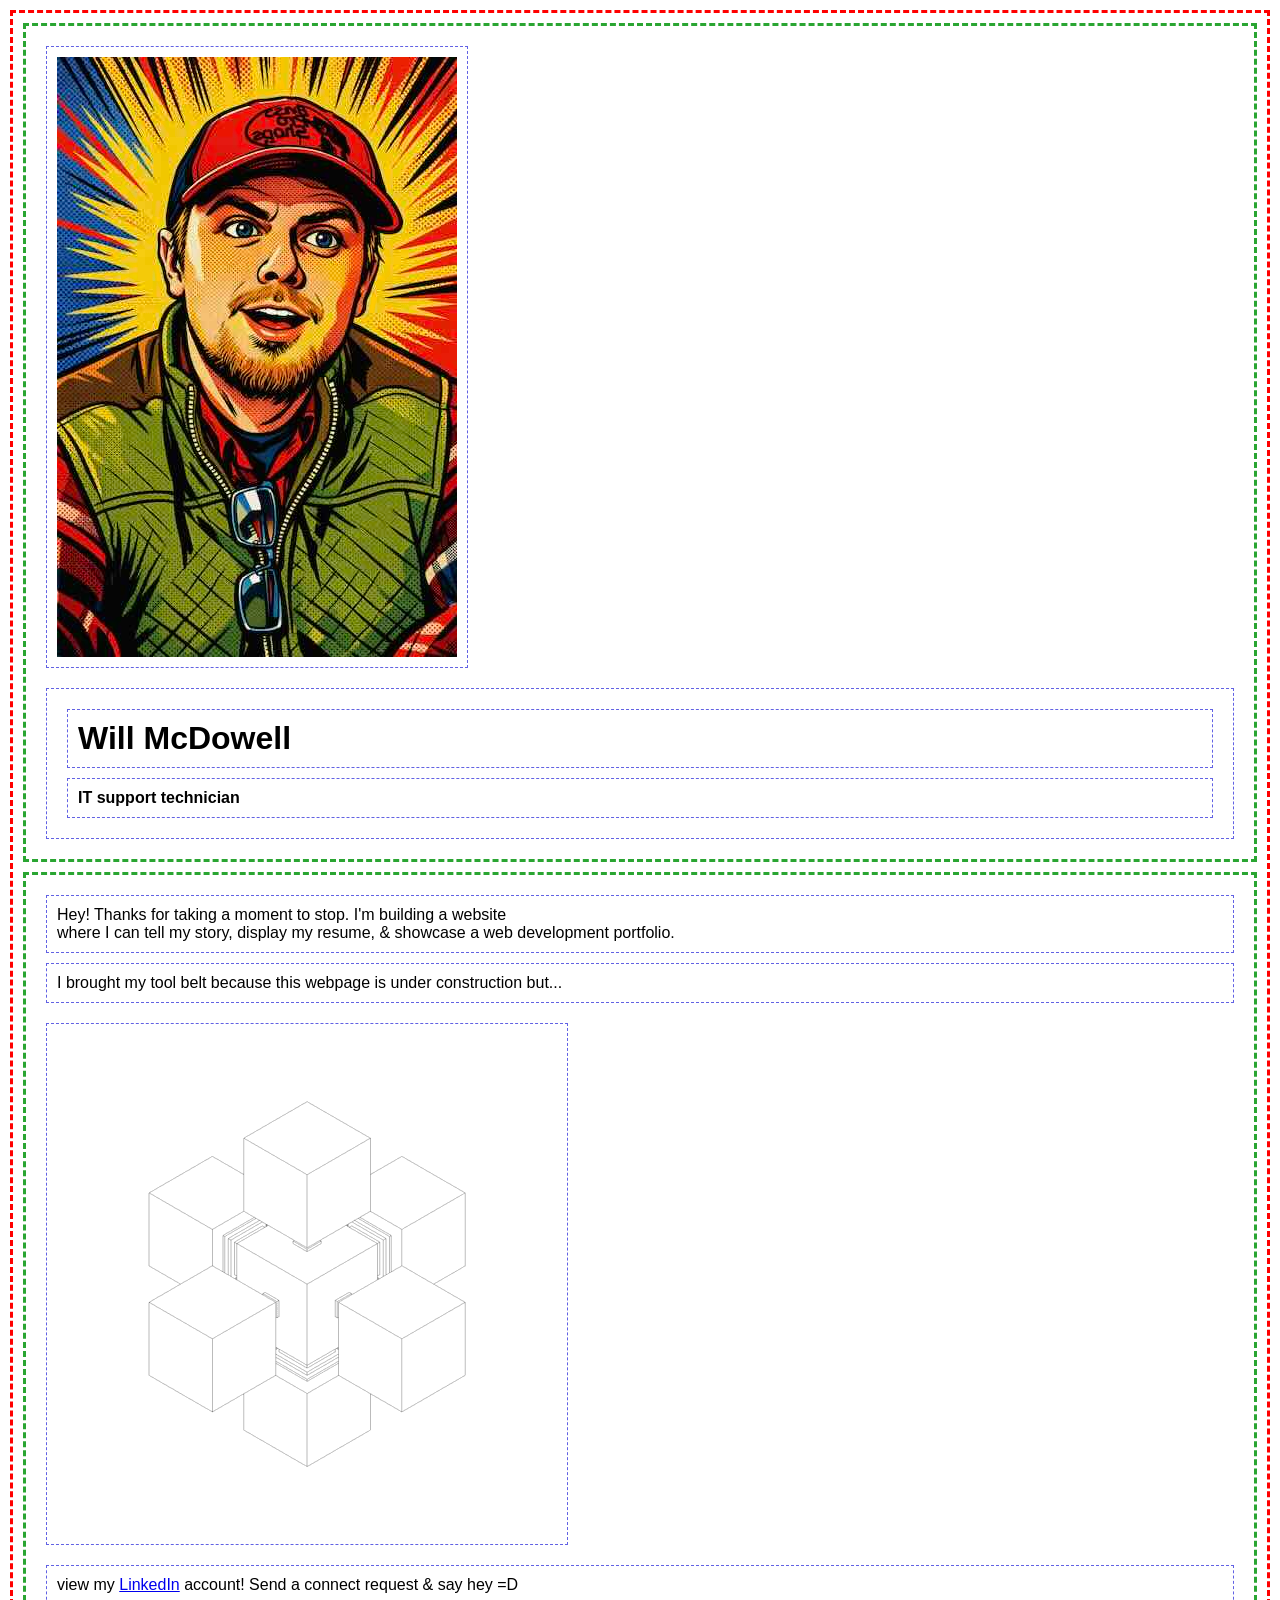
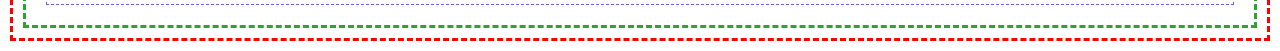
<file: index.html>
<html>
  <head>
    <link rel="stylesheet" href="styles/style.css" />
    <meta http-equiv="Content-Type" content="text/html;charset=UTF-8" />
  </head>

  <body>
    <header>
      <img src="images/skibbidy.jpeg" / id="profile-pic">
      <div id="name">
        <h1>Will McDowell</h1>
        <h4>IT support technician</h4>
      </div>
    </header>

    <main>
      <p>
        Hey! Thanks for taking a moment to stop. I'm building a website <br />
        where I can tell my story, display my resume, & showcase a web
        development portfolio. <br />
      </p>

      <div id="construction">
        <p>
          I brought my tool belt because this webpage is under construction
          but...
        </p>
        <img src="images/in-progress.gif" alt="" />
      </div>
      <p>
        view my <a href="www.linkedin.com/wilmcdowell">LinkedIn</a> account!
        Send a connect request & say hey =D
      </p>
    </main>
  </body>
</html>
</file>
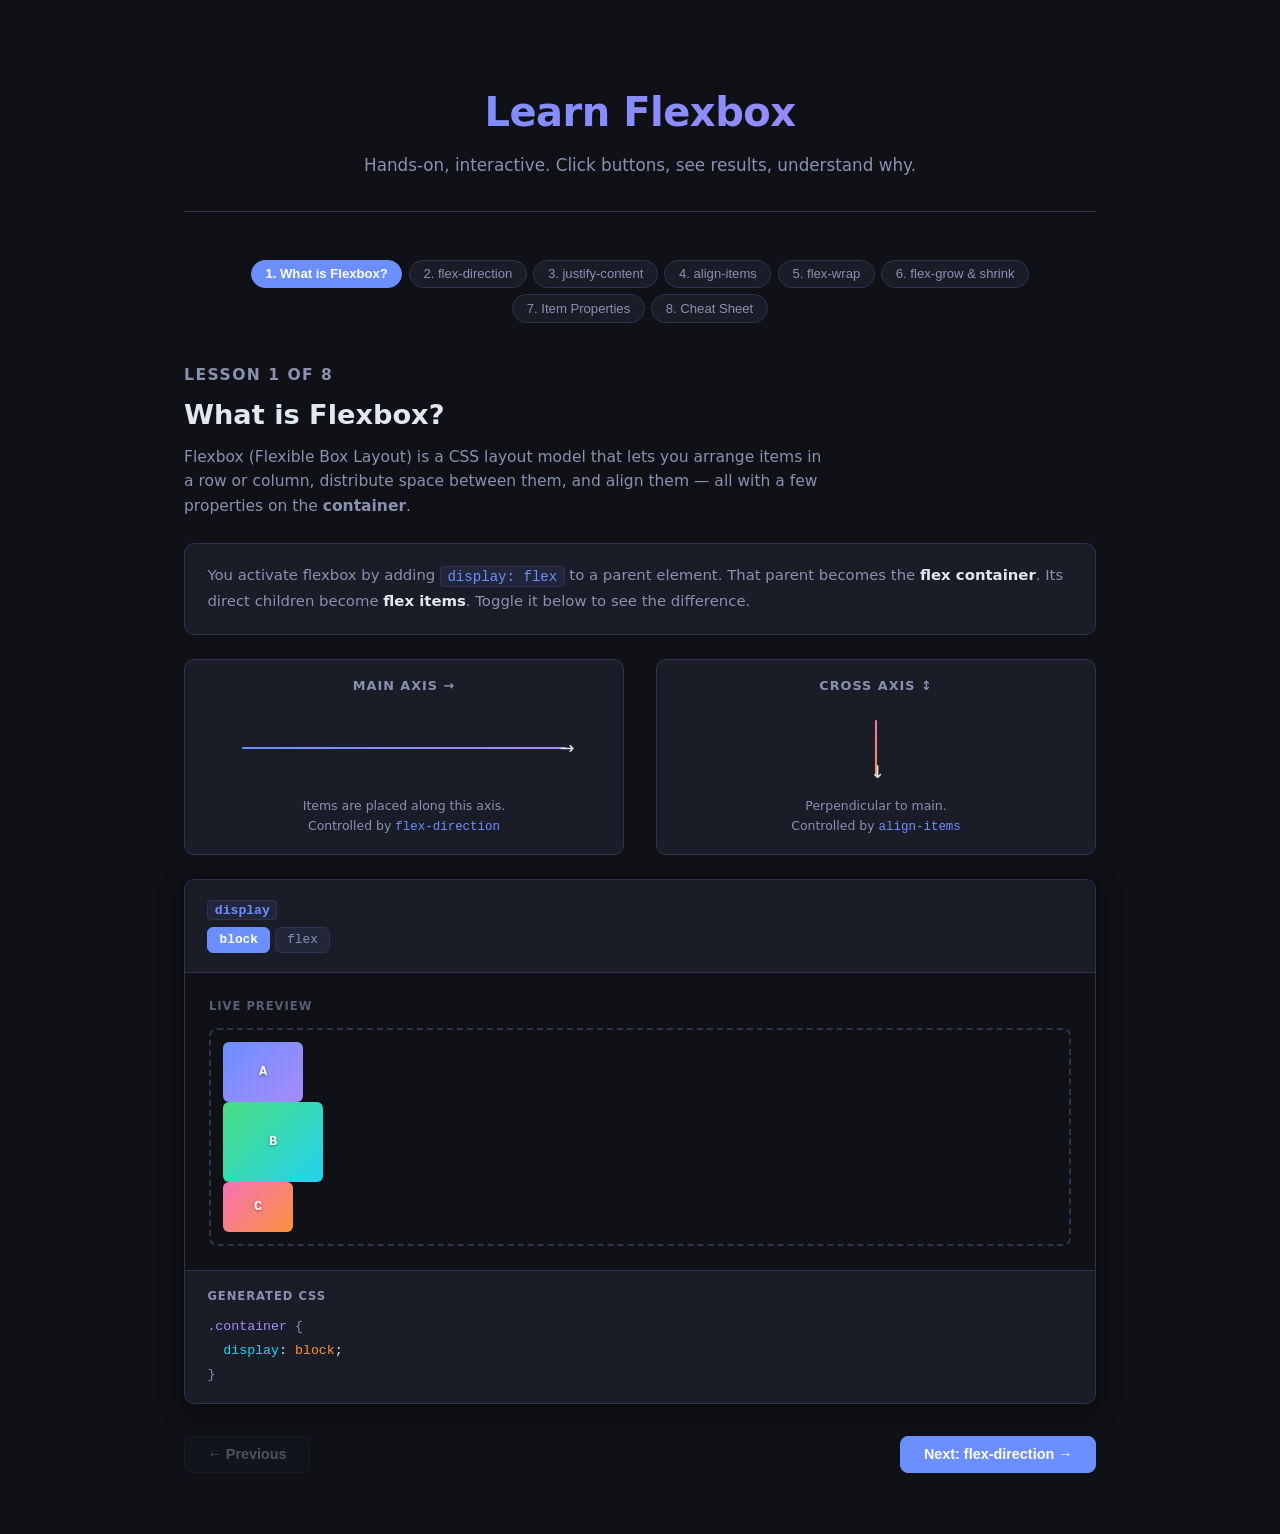
<file: flexbox-tutorial/index.html>
<!DOCTYPE html>
<html lang="en">
<head>
  <meta charset="UTF-8" />
  <meta name="viewport" content="width=device-width, initial-scale=1.0" />
  <title>Learn Flexbox — Interactive Tutorial</title>
  <link rel="stylesheet" href="style.css" />
</head>
<body>

<div class="page">

  <header class="site-header">
    <h1>Learn Flexbox</h1>
    <p>Hands-on, interactive. Click buttons, see results, understand why.</p>
  </header>

  <!-- Progress nav -->
  <nav class="progress-nav" id="progress-nav">
    <button class="active" data-lesson="0">1. What is Flexbox?</button>
    <button data-lesson="1">2. flex-direction</button>
    <button data-lesson="2">3. justify-content</button>
    <button data-lesson="3">4. align-items</button>
    <button data-lesson="4">5. flex-wrap</button>
    <button data-lesson="5">6. flex-grow &amp; shrink</button>
    <button data-lesson="6">7. Item Properties</button>
    <button data-lesson="7">8. Cheat Sheet</button>
  </nav>

  <!-- ══════════════════════════════════
       LESSON 0 — What is Flexbox?
  ══════════════════════════════════ -->
  <section class="lesson active" id="lesson-0">
    <div class="lesson-header">
      <p class="lesson-num">Lesson 1 of 8</p>
      <h2>What is Flexbox?</h2>
      <p>
        Flexbox (Flexible Box Layout) is a CSS layout model that lets you
        arrange items in a row or column, distribute space between them,
        and align them — all with a few properties on the <strong>container</strong>.
      </p>
    </div>

    <div class="concept">
      You activate flexbox by adding <code>display: flex</code> to a parent element.
      That parent becomes the <strong>flex container</strong>.
      Its direct children become <strong>flex items</strong>.
      Toggle it below to see the difference.
    </div>

    <!-- Axis diagram -->
    <div class="axis-diagram">
      <div class="axis-card">
        <h4>Main Axis →</h4>
        <div class="axis-visual">
          <div class="axis-line main">
            <span class="axis-arrow">→</span>
          </div>
        </div>
        <p class="axis-label-text">Items are placed along this axis.<br>Controlled by <code style="color:var(--accent);font-family:monospace">flex-direction</code></p>
      </div>
      <div class="axis-card">
        <h4>Cross Axis ↕</h4>
        <div class="axis-visual">
          <div class="axis-line cross">
            <span class="axis-arrow" style="bottom:-10px;right:-8px">↓</span>
          </div>
        </div>
        <p class="axis-label-text">Perpendicular to main.<br>Controlled by <code style="color:var(--accent);font-family:monospace">align-items</code></p>
      </div>
    </div>

    <div class="playground">
      <div class="controls">
        <div class="control-group">
          <label><code>display</code></label>
          <div class="btn-group">
            <button class="active" data-prop="display" data-val="block" onclick="setContainerProp(0,'display','block',this)">block</button>
            <button data-prop="display" data-val="flex" onclick="setContainerProp(0,'display','flex',this)">flex</button>
          </div>
        </div>
      </div>
      <div class="preview-wrap">
        <div class="preview-label">Live Preview</div>
        <div class="flex-container" id="fc-0" style="display:block">
          <div class="flex-item" style="width:80px;height:60px">A</div>
          <div class="flex-item" style="width:100px;height:80px">B</div>
          <div class="flex-item" style="width:70px;height:50px">C</div>
        </div>
      </div>
      <div class="css-output">
        <div class="css-output-label">Generated CSS</div>
        <pre id="css-0"><span class="css-sel">.container</span> <span class="css-brace">{</span>
  <span class="css-prop">display</span>: <span class="css-val" id="cv-0-display">block</span>;
<span class="css-brace">}</span></pre>
      </div>
    </div>

    <div class="nav-buttons">
      <button class="nav-btn" disabled>← Previous</button>
      <button class="nav-btn primary" onclick="goLesson(1)">Next: flex-direction →</button>
    </div>
  </section>

  <!-- ══════════════════════════════════
       LESSON 1 — flex-direction
  ══════════════════════════════════ -->
  <section class="lesson" id="lesson-1">
    <div class="lesson-header">
      <p class="lesson-num">Lesson 2 of 8</p>
      <h2>flex-direction</h2>
      <p>
        Determines the <strong>main axis</strong> — the direction items are laid out.
        Defaults to <code>row</code> (left → right).
      </p>
    </div>

    <div class="concept">
      <strong>row</strong> — left to right (default) &nbsp;·&nbsp;
      <strong>row-reverse</strong> — right to left &nbsp;·&nbsp;
      <strong>column</strong> — top to bottom &nbsp;·&nbsp;
      <strong>column-reverse</strong> — bottom to top.
      Notice how swapping the direction also flips what "start" and "end" mean.
    </div>

    <div class="playground">
      <div class="controls">
        <div class="control-group">
          <label><code>flex-direction</code></label>
          <div class="btn-group">
            <button class="active" onclick="setContainerProp(1,'flexDirection','row',this)">row</button>
            <button onclick="setContainerProp(1,'flexDirection','row-reverse',this)">row-reverse</button>
            <button onclick="setContainerProp(1,'flexDirection','column',this)">column</button>
            <button onclick="setContainerProp(1,'flexDirection','column-reverse',this)">column-reverse</button>
          </div>
        </div>
      </div>
      <div class="preview-wrap">
        <div class="preview-label">Live Preview</div>
        <div class="flex-container" id="fc-1" style="display:flex;flex-direction:row">
          <div class="flex-item" style="width:70px;height:60px">1</div>
          <div class="flex-item" style="width:90px;height:60px">2</div>
          <div class="flex-item" style="width:60px;height:60px">3</div>
        </div>
      </div>
      <div class="css-output">
        <div class="css-output-label">Generated CSS</div>
        <pre><span class="css-sel">.container</span> <span class="css-brace">{</span>
  <span class="css-prop">display</span>: <span class="css-val">flex</span>;
  <span class="css-prop">flex-direction</span>: <span class="css-val" id="cv-1-flexDirection">row</span>;
<span class="css-brace">}</span></pre>
      </div>
    </div>

    <div class="nav-buttons">
      <button class="nav-btn" onclick="goLesson(0)">← Previous</button>
      <button class="nav-btn primary" onclick="goLesson(2)">Next: justify-content →</button>
    </div>
  </section>

  <!-- ══════════════════════════════════
       LESSON 2 — justify-content
  ══════════════════════════════════ -->
  <section class="lesson" id="lesson-2">
    <div class="lesson-header">
      <p class="lesson-num">Lesson 3 of 8</p>
      <h2>justify-content</h2>
      <p>
        Controls how items are distributed along the <strong>main axis</strong>.
        This is the property you reach for when you want items centered,
        pushed to the ends, or spread out.
      </p>
    </div>

    <div class="concept">
      <strong>flex-start</strong> — pack items at the start &nbsp;·&nbsp;
      <strong>flex-end</strong> — pack at the end &nbsp;·&nbsp;
      <strong>center</strong> — center them &nbsp;·&nbsp;
      <strong>space-between</strong> — equal gaps <em>between</em> items &nbsp;·&nbsp;
      <strong>space-around</strong> — equal space around each item &nbsp;·&nbsp;
      <strong>space-evenly</strong> — equal space everywhere including edges.
    </div>

    <div class="playground">
      <div class="controls">
        <div class="control-group">
          <label><code>justify-content</code></label>
          <div class="btn-group">
            <button class="active" onclick="setContainerProp(2,'justifyContent','flex-start',this)">flex-start</button>
            <button onclick="setContainerProp(2,'justifyContent','flex-end',this)">flex-end</button>
            <button onclick="setContainerProp(2,'justifyContent','center',this)">center</button>
            <button onclick="setContainerProp(2,'justifyContent','space-between',this)">space-between</button>
            <button onclick="setContainerProp(2,'justifyContent','space-around',this)">space-around</button>
            <button onclick="setContainerProp(2,'justifyContent','space-evenly',this)">space-evenly</button>
          </div>
        </div>
      </div>
      <div class="preview-wrap">
        <div class="preview-label">Live Preview</div>
        <div class="flex-container" id="fc-2" style="display:flex;justify-content:flex-start">
          <div class="flex-item" style="width:70px;height:60px">A</div>
          <div class="flex-item" style="width:70px;height:60px">B</div>
          <div class="flex-item" style="width:70px;height:60px">C</div>
        </div>
      </div>
      <div class="css-output">
        <div class="css-output-label">Generated CSS</div>
        <pre><span class="css-sel">.container</span> <span class="css-brace">{</span>
  <span class="css-prop">display</span>: <span class="css-val">flex</span>;
  <span class="css-prop">justify-content</span>: <span class="css-val" id="cv-2-justifyContent">flex-start</span>;
<span class="css-brace">}</span></pre>
      </div>
    </div>

    <div class="nav-buttons">
      <button class="nav-btn" onclick="goLesson(1)">← Previous</button>
      <button class="nav-btn primary" onclick="goLesson(3)">Next: align-items →</button>
    </div>
  </section>

  <!-- ══════════════════════════════════
       LESSON 3 — align-items
  ══════════════════════════════════ -->
  <section class="lesson" id="lesson-3">
    <div class="lesson-header">
      <p class="lesson-num">Lesson 4 of 8</p>
      <h2>align-items</h2>
      <p>
        Controls alignment along the <strong>cross axis</strong> (perpendicular to main).
        Use this with <code>justify-content</code> to center things in both directions.
      </p>
    </div>

    <div class="concept">
      Items here have intentionally different heights so you can see alignment clearly.
      <strong>stretch</strong> (default) makes items fill the container height.
      <strong>baseline</strong> aligns items by their text baseline.
    </div>

    <div class="playground">
      <div class="controls">
        <div class="control-group">
          <label><code>align-items</code></label>
          <div class="btn-group">
            <button onclick="setContainerProp(3,'alignItems','stretch',this)">stretch</button>
            <button class="active" onclick="setContainerProp(3,'alignItems','flex-start',this)">flex-start</button>
            <button onclick="setContainerProp(3,'alignItems','flex-end',this)">flex-end</button>
            <button onclick="setContainerProp(3,'alignItems','center',this)">center</button>
            <button onclick="setContainerProp(3,'alignItems','baseline',this)">baseline</button>
          </div>
        </div>
        <div class="control-group">
          <label><code>justify-content</code></label>
          <div class="btn-group">
            <button class="active" onclick="setContainerProp(3,'justifyContent','flex-start',this)">flex-start</button>
            <button onclick="setContainerProp(3,'justifyContent','center',this)">center</button>
            <button onclick="setContainerProp(3,'justifyContent','space-between',this)">space-between</button>
          </div>
        </div>
      </div>
      <div class="preview-wrap">
        <div class="preview-label">Live Preview</div>
        <div class="flex-container" id="fc-3" style="display:flex;align-items:flex-start;height:180px">
          <div class="flex-item" style="width:70px;height:50px;font-size:0.9rem">Short</div>
          <div class="flex-item" style="width:80px;height:110px;font-size:1.5rem">Tall</div>
          <div class="flex-item" style="width:70px;height:75px;font-size:1.1rem">Mid</div>
        </div>
      </div>
      <div class="css-output">
        <div class="css-output-label">Generated CSS</div>
        <pre><span class="css-sel">.container</span> <span class="css-brace">{</span>
  <span class="css-prop">display</span>: <span class="css-val">flex</span>;
  <span class="css-prop">justify-content</span>: <span class="css-val" id="cv-3-justifyContent">flex-start</span>;
  <span class="css-prop">align-items</span>: <span class="css-val" id="cv-3-alignItems">flex-start</span>;
<span class="css-brace">}</span></pre>
      </div>
    </div>

    <div class="nav-buttons">
      <button class="nav-btn" onclick="goLesson(2)">← Previous</button>
      <button class="nav-btn primary" onclick="goLesson(4)">Next: flex-wrap →</button>
    </div>
  </section>

  <!-- ══════════════════════════════════
       LESSON 4 — flex-wrap
  ══════════════════════════════════ -->
  <section class="lesson" id="lesson-4">
    <div class="lesson-header">
      <p class="lesson-num">Lesson 5 of 8</p>
      <h2>flex-wrap</h2>
      <p>
        By default, flex items try to squeeze onto one line. <code>flex-wrap: wrap</code>
        lets them spill onto multiple lines when there isn't enough space.
      </p>
    </div>

    <div class="concept">
      Try <code>nowrap</code> first — notice the items shrink to fit. Then switch to
      <code>wrap</code> and they'll flow to new rows. <code>wrap-reverse</code> starts new
      rows above rather than below.
    </div>

    <div class="playground">
      <div class="controls">
        <div class="control-group">
          <label><code>flex-wrap</code></label>
          <div class="btn-group">
            <button class="active" onclick="setContainerProp(4,'flexWrap','nowrap',this)">nowrap</button>
            <button onclick="setContainerProp(4,'flexWrap','wrap',this)">wrap</button>
            <button onclick="setContainerProp(4,'flexWrap','wrap-reverse',this)">wrap-reverse</button>
          </div>
        </div>
      </div>
      <div class="preview-wrap">
        <div class="preview-label">Live Preview</div>
        <div class="flex-container" id="fc-4" style="display:flex;flex-wrap:nowrap">
          <div class="flex-item" style="width:120px;height:60px">One</div>
          <div class="flex-item" style="width:120px;height:60px">Two</div>
          <div class="flex-item" style="width:120px;height:60px">Three</div>
          <div class="flex-item" style="width:120px;height:60px">Four</div>
          <div class="flex-item" style="width:120px;height:60px">Five</div>
        </div>
      </div>
      <div class="css-output">
        <div class="css-output-label">Generated CSS</div>
        <pre><span class="css-sel">.container</span> <span class="css-brace">{</span>
  <span class="css-prop">display</span>: <span class="css-val">flex</span>;
  <span class="css-prop">flex-wrap</span>: <span class="css-val" id="cv-4-flexWrap">nowrap</span>;
<span class="css-brace">}</span></pre>
      </div>
    </div>

    <div class="nav-buttons">
      <button class="nav-btn" onclick="goLesson(3)">← Previous</button>
      <button class="nav-btn primary" onclick="goLesson(5)">Next: flex-grow &amp; shrink →</button>
    </div>
  </section>

  <!-- ══════════════════════════════════
       LESSON 5 — flex-grow & flex-shrink
  ══════════════════════════════════ -->
  <section class="lesson" id="lesson-5">
    <div class="lesson-header">
      <p class="lesson-num">Lesson 6 of 8</p>
      <h2>flex-grow &amp; flex-shrink</h2>
      <p>
        These item-level properties control how items share extra space (<code>flex-grow</code>)
        or give up space when there isn't enough (<code>flex-shrink</code>).
        The values are <strong>ratios</strong>, not pixel amounts.
      </p>
    </div>

    <div class="concept">
      If item A has <code>flex-grow: 2</code> and item B has <code>flex-grow: 1</code>,
      item A gets twice as much of the extra space. A value of <code>0</code> means
      "don't grow at all." Drag the sliders below to see it live.
    </div>

    <div class="playground">
      <div class="controls">
        <div class="control-group">
          <label>Item A — <code>flex-grow</code></label>
          <div class="range-wrap">
            <input type="range" min="0" max="4" value="1" id="grow-a"
              oninput="setItemGrow('fc-5','0',this.value,'cv-ga');document.getElementById('cv-ga').textContent=this.value" />
            <span class="range-val" id="cv-ga">1</span>
          </div>
        </div>
        <div class="control-group">
          <label>Item B — <code>flex-grow</code></label>
          <div class="range-wrap">
            <input type="range" min="0" max="4" value="1" id="grow-b"
              oninput="setItemGrow('fc-5','1',this.value,'cv-gb');document.getElementById('cv-gb').textContent=this.value" />
            <span class="range-val" id="cv-gb">1</span>
          </div>
        </div>
        <div class="control-group">
          <label>Item C — <code>flex-grow</code></label>
          <div class="range-wrap">
            <input type="range" min="0" max="4" value="1" id="grow-c"
              oninput="setItemGrow('fc-5','2',this.value,'cv-gc');document.getElementById('cv-gc').textContent=this.value" />
            <span class="range-val" id="cv-gc">1</span>
          </div>
        </div>
      </div>
      <div class="preview-wrap">
        <div class="preview-label">Live Preview</div>
        <div class="flex-container" id="fc-5" style="display:flex;gap:8px">
          <div class="flex-item" style="flex-grow:1;height:60px">A</div>
          <div class="flex-item" style="flex-grow:1;height:60px">B</div>
          <div class="flex-item" style="flex-grow:1;height:60px">C</div>
        </div>
      </div>
      <div class="css-output">
        <div class="css-output-label">Generated CSS</div>
        <pre><span class="css-sel">.item-a</span> <span class="css-brace">{</span> <span class="css-prop">flex-grow</span>: <span class="css-val" id="cv-5-ga">1</span>; <span class="css-brace">}</span>
<span class="css-sel">.item-b</span> <span class="css-brace">{</span> <span class="css-prop">flex-grow</span>: <span class="css-val" id="cv-5-gb">1</span>; <span class="css-brace">}</span>
<span class="css-sel">.item-c</span> <span class="css-brace">{</span> <span class="css-prop">flex-grow</span>: <span class="css-val" id="cv-5-gc">1</span>; <span class="css-brace">}</span></pre>
      </div>
    </div>

    <div class="nav-buttons">
      <button class="nav-btn" onclick="goLesson(4)">← Previous</button>
      <button class="nav-btn primary" onclick="goLesson(6)">Next: Item Properties →</button>
    </div>
  </section>

  <!-- ══════════════════════════════════
       LESSON 6 — Item properties
  ══════════════════════════════════ -->
  <section class="lesson" id="lesson-6">
    <div class="lesson-header">
      <p class="lesson-num">Lesson 7 of 8</p>
      <h2>Item Properties</h2>
      <p>
        Individual items can override container alignment and set their own sizing.
        Select an item, then adjust its properties.
      </p>
    </div>

    <div class="concept">
      <strong>align-self</strong> overrides <code>align-items</code> for just one item.
      <strong>order</strong> changes visual order without touching the HTML.
      <strong>flex-basis</strong> sets the starting size before growing/shrinking.
    </div>

    <div class="playground">
      <div class="controls" style="flex-direction:column;align-items:flex-start;gap:1rem">
        <!-- Item selector -->
        <div class="item-selector">
          <label>Select item:</label>
          <div class="btn-group">
            <button class="active sel-1" onclick="selectItem(6,0,this)">Item 1</button>
            <button class="sel-2" onclick="selectItem(6,1,this)">Item 2</button>
            <button class="sel-3" onclick="selectItem(6,2,this)">Item 3</button>
          </div>
        </div>
        <!-- Per-item controls -->
        <div style="display:flex;gap:1rem 2rem;flex-wrap:wrap">
          <div class="control-group">
            <label><code>align-self</code></label>
            <div class="btn-group" id="as-btns">
              <button class="active" onclick="setItemProp(6,'alignSelf','auto',this)">auto</button>
              <button onclick="setItemProp(6,'alignSelf','flex-start',this)">flex-start</button>
              <button onclick="setItemProp(6,'alignSelf','center',this)">center</button>
              <button onclick="setItemProp(6,'alignSelf','flex-end',this)">flex-end</button>
              <button onclick="setItemProp(6,'alignSelf','stretch',this)">stretch</button>
            </div>
          </div>
          <div class="control-group">
            <label>Item <code>order</code></label>
            <div class="btn-group" id="order-btns">
              <button class="active" onclick="setItemProp(6,'order','0',this)">0</button>
              <button onclick="setItemProp(6,'order','-1',this)">-1 (first)</button>
              <button onclick="setItemProp(6,'order','1',this)">1</button>
              <button onclick="setItemProp(6,'order','2',this)">2 (last)</button>
            </div>
          </div>
        </div>
      </div>
      <div class="preview-wrap">
        <div class="preview-label">Live Preview — click an item above to select it, then adjust</div>
        <div class="flex-container" id="fc-6" style="display:flex;align-items:flex-start;height:180px;gap:8px">
          <div class="flex-item" style="width:90px;height:60px" data-item-idx="0">1</div>
          <div class="flex-item" style="width:90px;height:100px" data-item-idx="1">2</div>
          <div class="flex-item" style="width:90px;height:80px" data-item-idx="2">3</div>
        </div>
      </div>
      <div class="css-output">
        <div class="css-output-label">Generated CSS — selected item</div>
        <pre><span class="css-sel">.item</span> <span class="css-brace">{</span>
  <span class="css-prop">align-self</span>: <span class="css-val" id="cv-6-alignSelf">auto</span>;
  <span class="css-prop">order</span>: <span class="css-val" id="cv-6-order">0</span>;
<span class="css-brace">}</span></pre>
      </div>
    </div>

    <div class="nav-buttons">
      <button class="nav-btn" onclick="goLesson(5)">← Previous</button>
      <button class="nav-btn primary" onclick="goLesson(7)">Next: Cheat Sheet →</button>
    </div>
  </section>

  <!-- ══════════════════════════════════
       LESSON 7 — Cheat Sheet
  ══════════════════════════════════ -->
  <section class="lesson" id="lesson-7">
    <div class="lesson-header">
      <p class="lesson-num">Lesson 8 of 8</p>
      <h2>Flexbox Cheat Sheet</h2>
      <p>Everything you need at a glance. Bookmark this page.</p>
    </div>

    <div class="cheat-grid">
      <div class="cheat-card">
        <h4>Container — Main Axis</h4>
        <dl>
          <dt>flex-direction</dt>
          <dd>row · row-reverse · column · column-reverse</dd>
          <dt>justify-content</dt>
          <dd>flex-start · flex-end · center · space-between · space-around · space-evenly</dd>
          <dt>flex-wrap</dt>
          <dd>nowrap · wrap · wrap-reverse</dd>
        </dl>
      </div>
      <div class="cheat-card">
        <h4>Container — Cross Axis</h4>
        <dl>
          <dt>align-items</dt>
          <dd>stretch · flex-start · flex-end · center · baseline</dd>
          <dt>align-content</dt>
          <dd>Same values as justify-content (for multi-line)</dd>
        </dl>
      </div>
      <div class="cheat-card">
        <h4>Item Properties</h4>
        <dl>
          <dt>flex-grow</dt>
          <dd>0 (no grow) · 1 (equal share) · N (N× share)</dd>
          <dt>flex-shrink</dt>
          <dd>1 (default) · 0 (don't shrink)</dd>
          <dt>flex-basis</dt>
          <dd>auto · 0 · 200px · 30% …</dd>
          <dt>flex</dt>
          <dd>shorthand: grow shrink basis</dd>
          <dt>align-self</dt>
          <dd>Override align-items for one item</dd>
          <dt>order</dt>
          <dd>Integer. Default 0. Lower = earlier.</dd>
        </dl>
      </div>
      <div class="cheat-card">
        <h4>Common Recipes</h4>
        <dl>
          <dt>Center everything</dt>
          <dd>justify-content: center; align-items: center;</dd>
          <dt>Space items out</dt>
          <dd>justify-content: space-between;</dd>
          <dt>Sidebar layout</dt>
          <dd>sidebar: flex-shrink:0; main: flex-grow:1</dd>
          <dt>Equal columns</dt>
          <dd>each item: flex: 1;</dd>
        </dl>
      </div>
    </div>

    <!-- Final playground — free play -->
    <div style="margin-top:2rem">
      <div class="lesson-header">
        <h2 style="font-size:1.3rem">Free Play Sandbox</h2>
        <p>Combine everything you've learned.</p>
      </div>
      <div class="playground">
        <div class="controls">
          <div class="control-group">
            <label><code>flex-direction</code></label>
            <div class="btn-group">
              <button class="active" onclick="setContainerProp(7,'flexDirection','row',this)">row</button>
              <button onclick="setContainerProp(7,'flexDirection','column',this)">column</button>
            </div>
          </div>
          <div class="control-group">
            <label><code>justify-content</code></label>
            <div class="btn-group">
              <button class="active" onclick="setContainerProp(7,'justifyContent','flex-start',this)">start</button>
              <button onclick="setContainerProp(7,'justifyContent','center',this)">center</button>
              <button onclick="setContainerProp(7,'justifyContent','space-between',this)">between</button>
              <button onclick="setContainerProp(7,'justifyContent','space-evenly',this)">evenly</button>
            </div>
          </div>
          <div class="control-group">
            <label><code>align-items</code></label>
            <div class="btn-group">
              <button class="active" onclick="setContainerProp(7,'alignItems','stretch',this)">stretch</button>
              <button onclick="setContainerProp(7,'alignItems','flex-start',this)">start</button>
              <button onclick="setContainerProp(7,'alignItems','center',this)">center</button>
              <button onclick="setContainerProp(7,'alignItems','flex-end',this)">end</button>
            </div>
          </div>
          <div class="control-group">
            <label><code>flex-wrap</code></label>
            <div class="btn-group">
              <button class="active" onclick="setContainerProp(7,'flexWrap','nowrap',this)">nowrap</button>
              <button onclick="setContainerProp(7,'flexWrap','wrap',this)">wrap</button>
            </div>
          </div>
        </div>
        <div class="preview-wrap">
          <div class="preview-label">Live Preview</div>
          <div class="flex-container" id="fc-7" style="display:flex;height:200px;gap:8px">
            <div class="flex-item" style="width:80px;height:60px">1</div>
            <div class="flex-item" style="width:80px;height:80px">2</div>
            <div class="flex-item" style="width:80px;height:50px">3</div>
            <div class="flex-item" style="width:80px;height:90px">4</div>
            <div class="flex-item" style="width:80px;height:65px">5</div>
          </div>
        </div>
        <div class="css-output">
          <div class="css-output-label">Generated CSS</div>
          <pre><span class="css-sel">.container</span> <span class="css-brace">{</span>
  <span class="css-prop">display</span>: <span class="css-val">flex</span>;
  <span class="css-prop">flex-direction</span>: <span class="css-val" id="cv-7-flexDirection">row</span>;
  <span class="css-prop">justify-content</span>: <span class="css-val" id="cv-7-justifyContent">flex-start</span>;
  <span class="css-prop">align-items</span>: <span class="css-val" id="cv-7-alignItems">stretch</span>;
  <span class="css-prop">flex-wrap</span>: <span class="css-val" id="cv-7-flexWrap">nowrap</span>;
<span class="css-brace">}</span></pre>
        </div>
      </div>
    </div>

    <div class="nav-buttons">
      <button class="nav-btn" onclick="goLesson(6)">← Previous</button>
      <button class="nav-btn" disabled style="opacity:0.4">You've finished! 🎉</button>
    </div>
  </section>

</div><!-- /page -->

<script>
  // ── Navigation ──────────────────────────────────────────
  function goLesson(n) {
    document.querySelectorAll('.lesson').forEach((l, i) => {
      l.classList.toggle('active', i === n);
    });
    document.querySelectorAll('#progress-nav button').forEach((b, i) => {
      b.classList.toggle('active', i === n);
    });
    window.scrollTo({ top: 0, behavior: 'smooth' });
  }

  document.querySelectorAll('#progress-nav button').forEach((btn, i) => {
    btn.addEventListener('click', () => goLesson(i));
  });

  // ── Container prop helpers ───────────────────────────────
  function setContainerProp(lessonIdx, prop, val, btn) {
    const fc = document.getElementById('fc-' + lessonIdx);
    if (!fc) return;
    fc.style[prop] = val;

    // Update CSS output display value
    const cvId = 'cv-' + lessonIdx + '-' + prop;
    const cv = document.getElementById(cvId);
    if (cv) cv.textContent = val;

    // Toggle active class within the same btn-group
    if (btn) {
      btn.closest('.btn-group').querySelectorAll('button').forEach(b => b.classList.remove('active'));
      btn.classList.add('active');
    }
  }

  // ── Lesson 0: display toggle ─────────────────────────────
  // handled inline via setContainerProp

  // ── Lesson 5: flex-grow sliders ─────────────────────────
  function setItemGrow(fcId, itemIdx, val, dispId) {
    const fc = document.getElementById(fcId);
    if (!fc) return;
    const item = fc.children[itemIdx];
    if (item) item.style.flexGrow = val;

    // Update CSS display
    const labels = { '0': 'cv-5-ga', '1': 'cv-5-gb', '2': 'cv-5-gc' };
    const el = document.getElementById(labels[itemIdx]);
    if (el) el.textContent = val;
  }

  // ── Lesson 6: per-item props ─────────────────────────────
  let selectedItemIdx = 0;

  function selectItem(lessonIdx, idx, btn) {
    selectedItemIdx = idx;
    const fc = document.getElementById('fc-' + lessonIdx);
    if (!fc) return;

    // Highlight selected
    Array.from(fc.children).forEach((child, i) => {
      child.classList.toggle('selected-ring', i === idx);
    });

    // Update selector buttons
    btn.closest('.btn-group').querySelectorAll('button').forEach(b => b.classList.remove('active'));
    btn.classList.add('active');

    // Sync control buttons to the item's current values
    const item = fc.children[idx];
    syncBtnGroup('as-btns', item.style.alignSelf || 'auto');
    syncBtnGroup('order-btns', item.style.order || '0');
    document.getElementById('cv-6-alignSelf').textContent = item.style.alignSelf || 'auto';
    document.getElementById('cv-6-order').textContent = item.style.order || '0';
  }

  function syncBtnGroup(groupId, val) {
    document.getElementById(groupId).querySelectorAll('button').forEach(b => {
      b.classList.toggle('active', b.textContent.trim() === val ||
        (b.dataset && b.textContent.trim().startsWith(val)));
    });
  }

  function setItemProp(lessonIdx, prop, val, btn) {
    const fc = document.getElementById('fc-' + lessonIdx);
    if (!fc) return;
    const item = fc.children[selectedItemIdx];
    if (item) item.style[prop] = val;

    // Update display
    const cvEl = document.getElementById('cv-' + lessonIdx + '-' + prop);
    if (cvEl) cvEl.textContent = val;

    // Toggle active class
    if (btn) {
      btn.closest('.btn-group').querySelectorAll('button').forEach(b => b.classList.remove('active'));
      btn.classList.add('active');
    }
  }

  // Initialise lesson 6: select item 0 on first load
  document.addEventListener('DOMContentLoaded', () => {
    const fc6 = document.getElementById('fc-6');
    if (fc6 && fc6.children[0]) fc6.children[0].classList.add('selected-ring');
  });
</script>

</body>
</html>
</file>
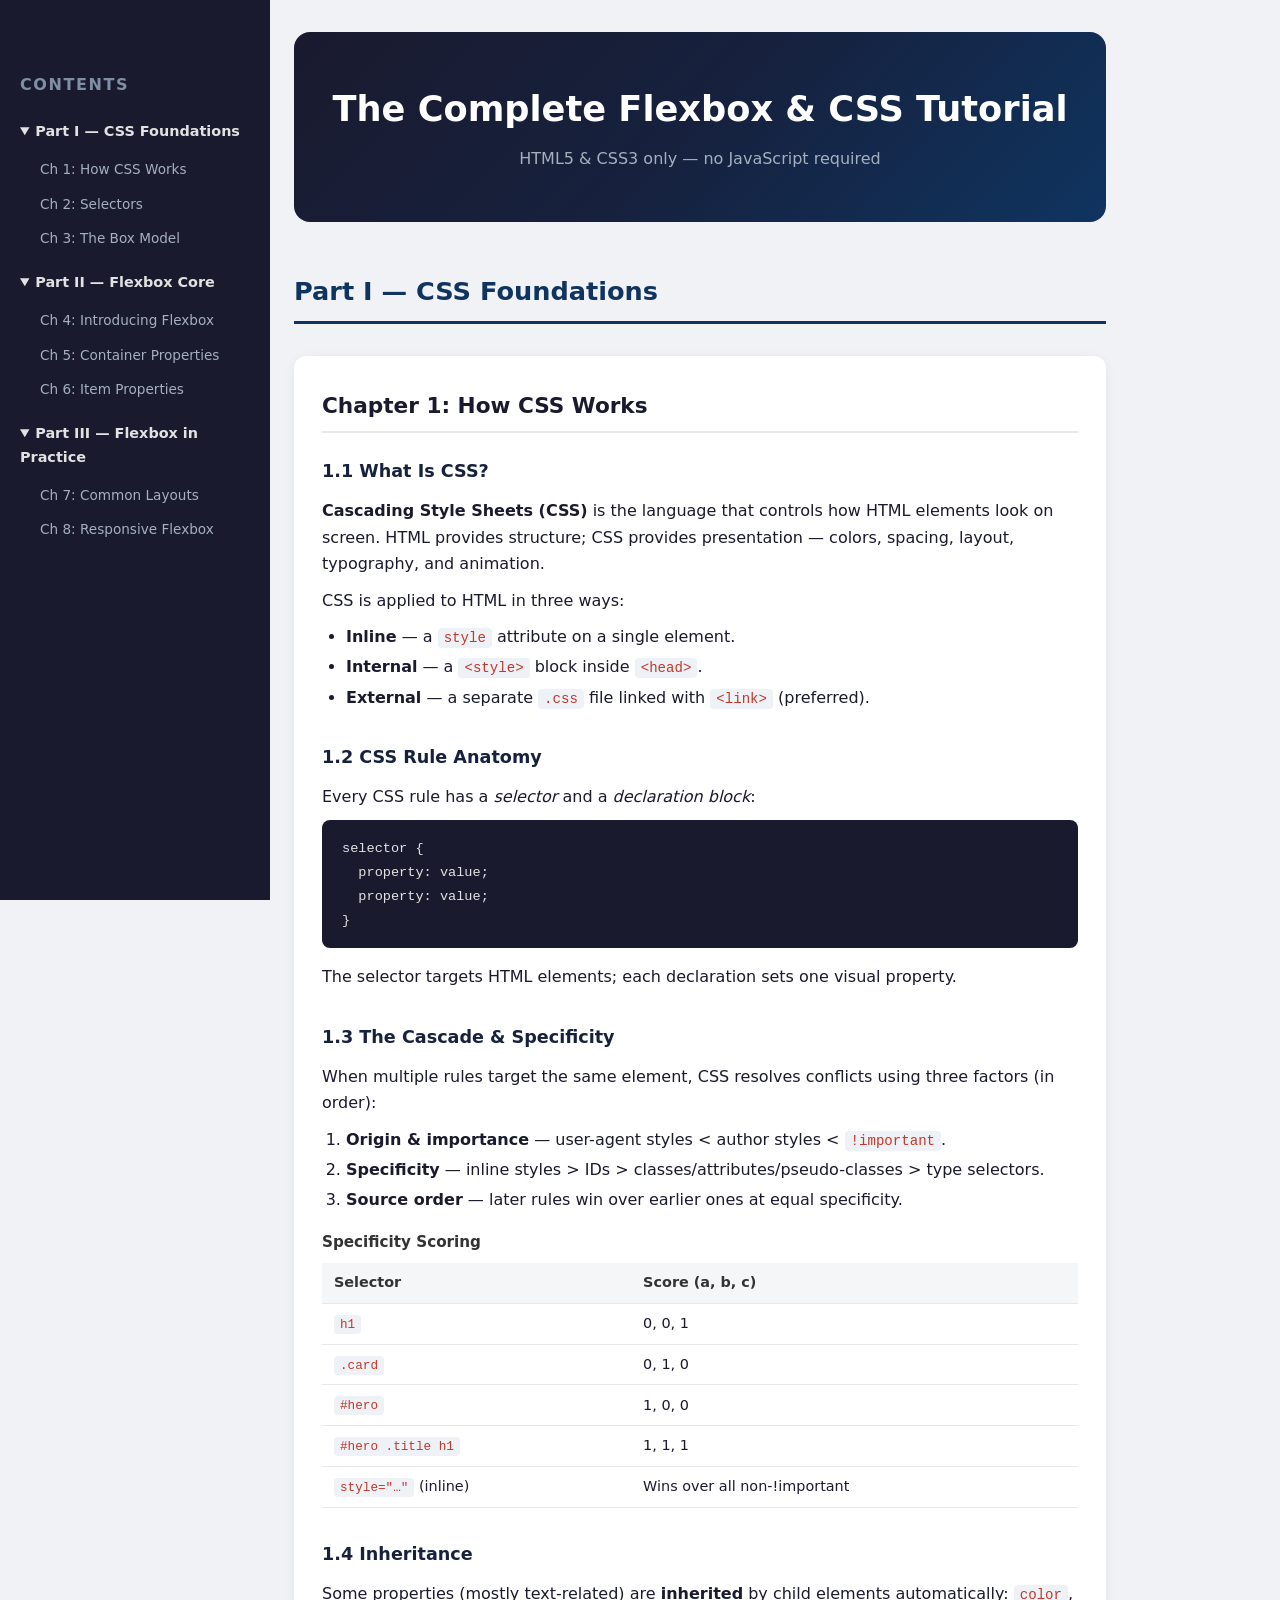
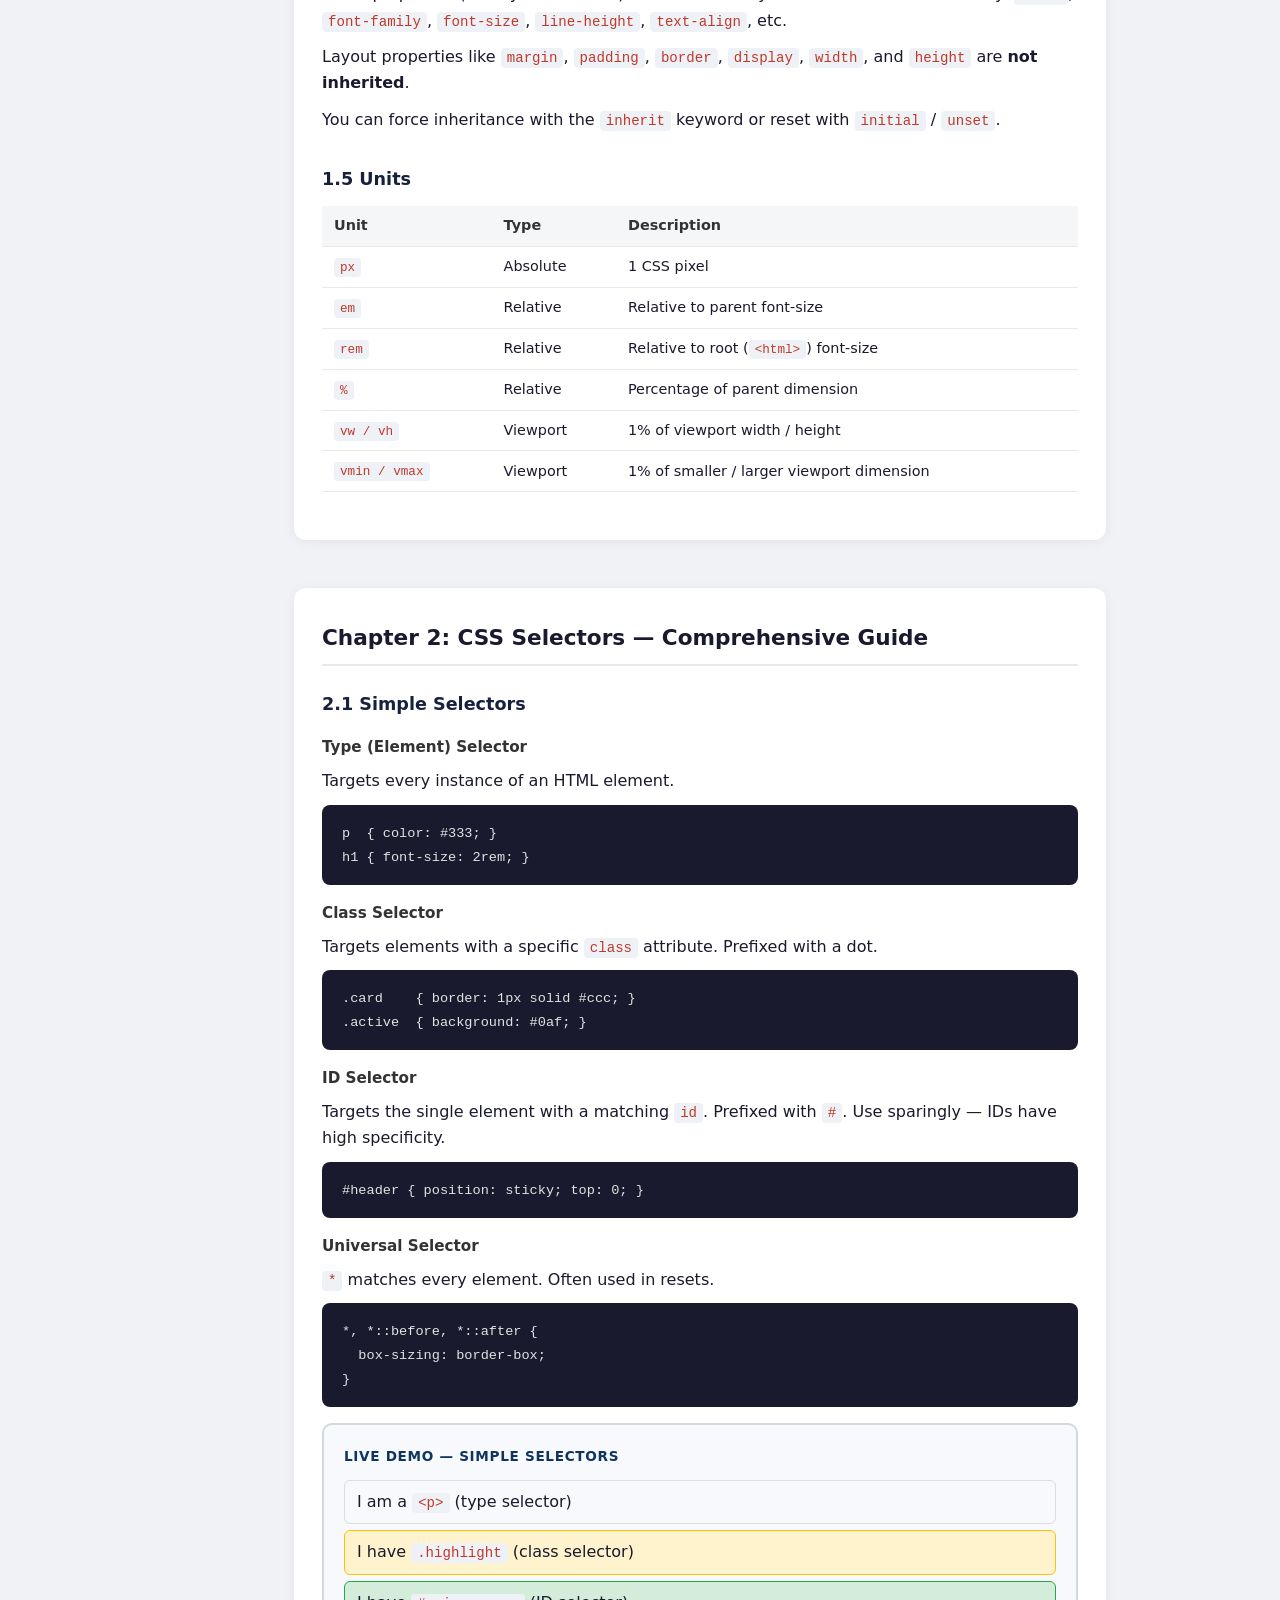
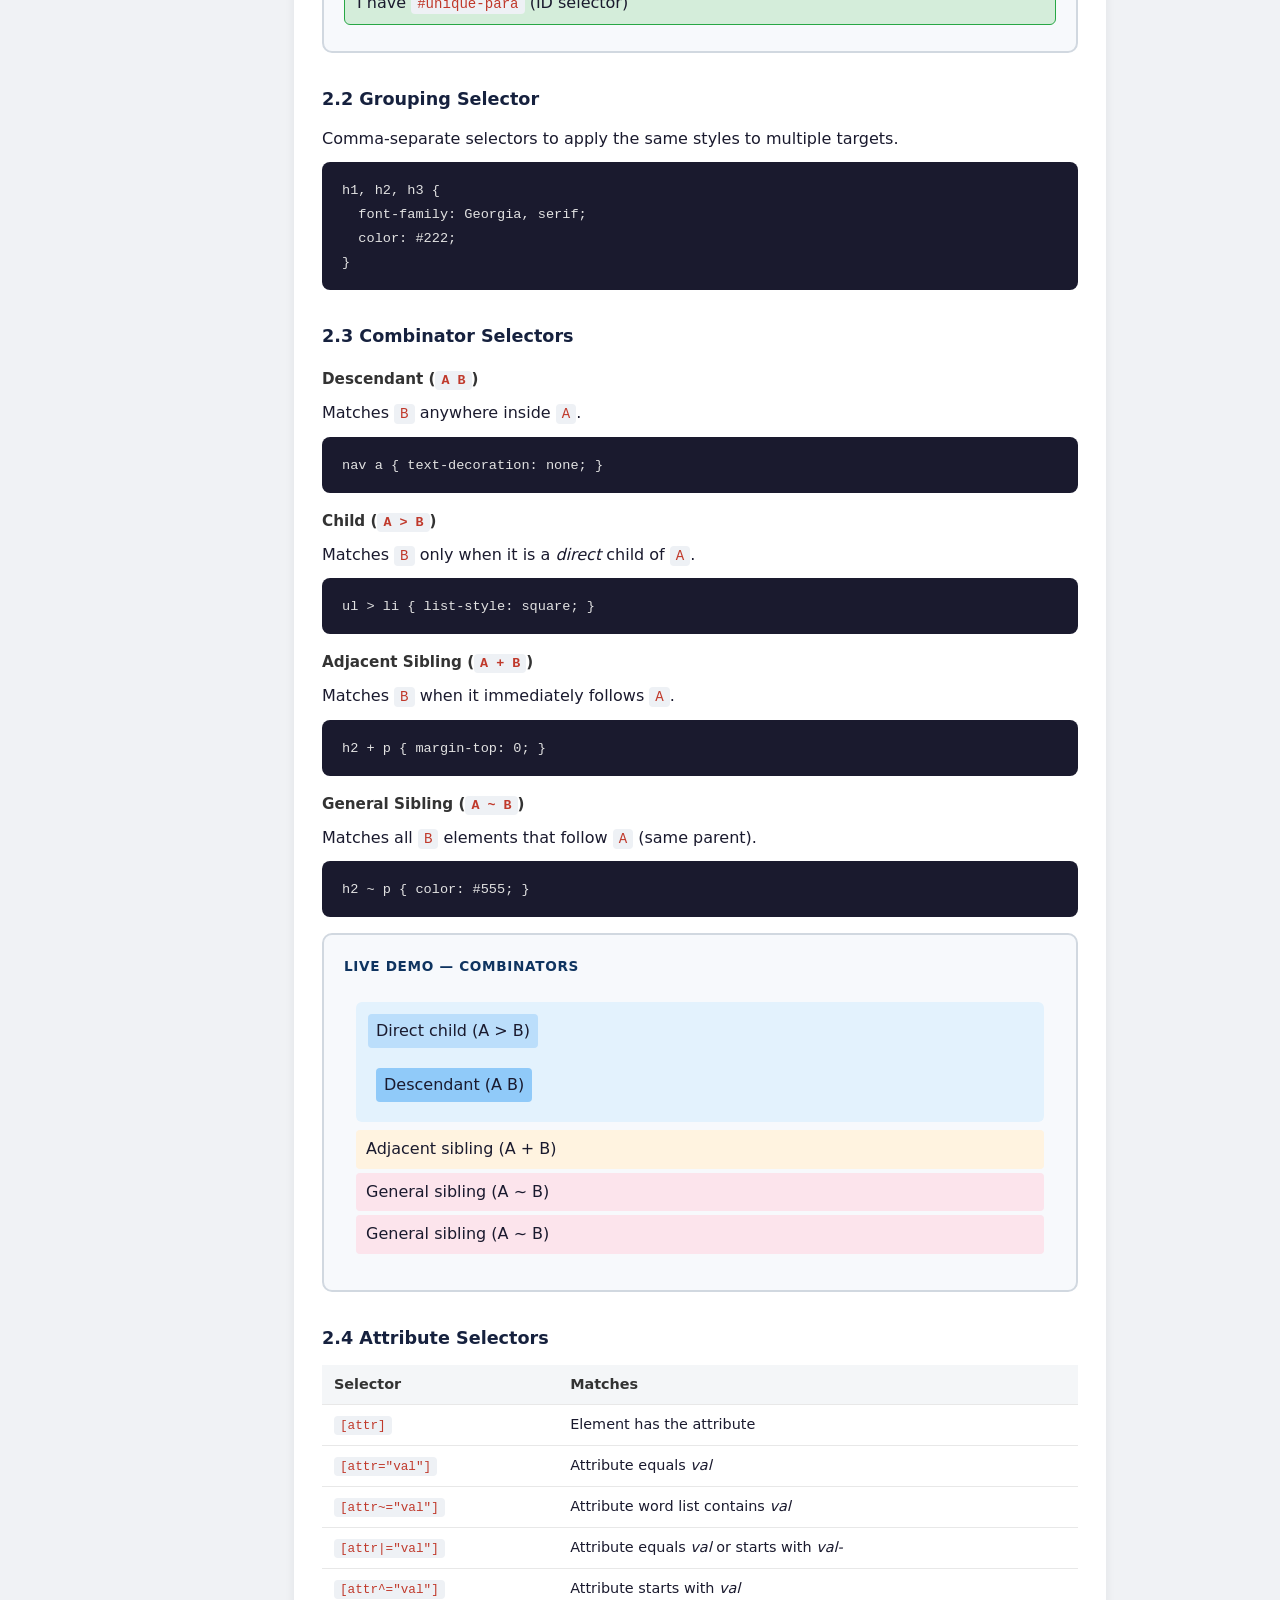
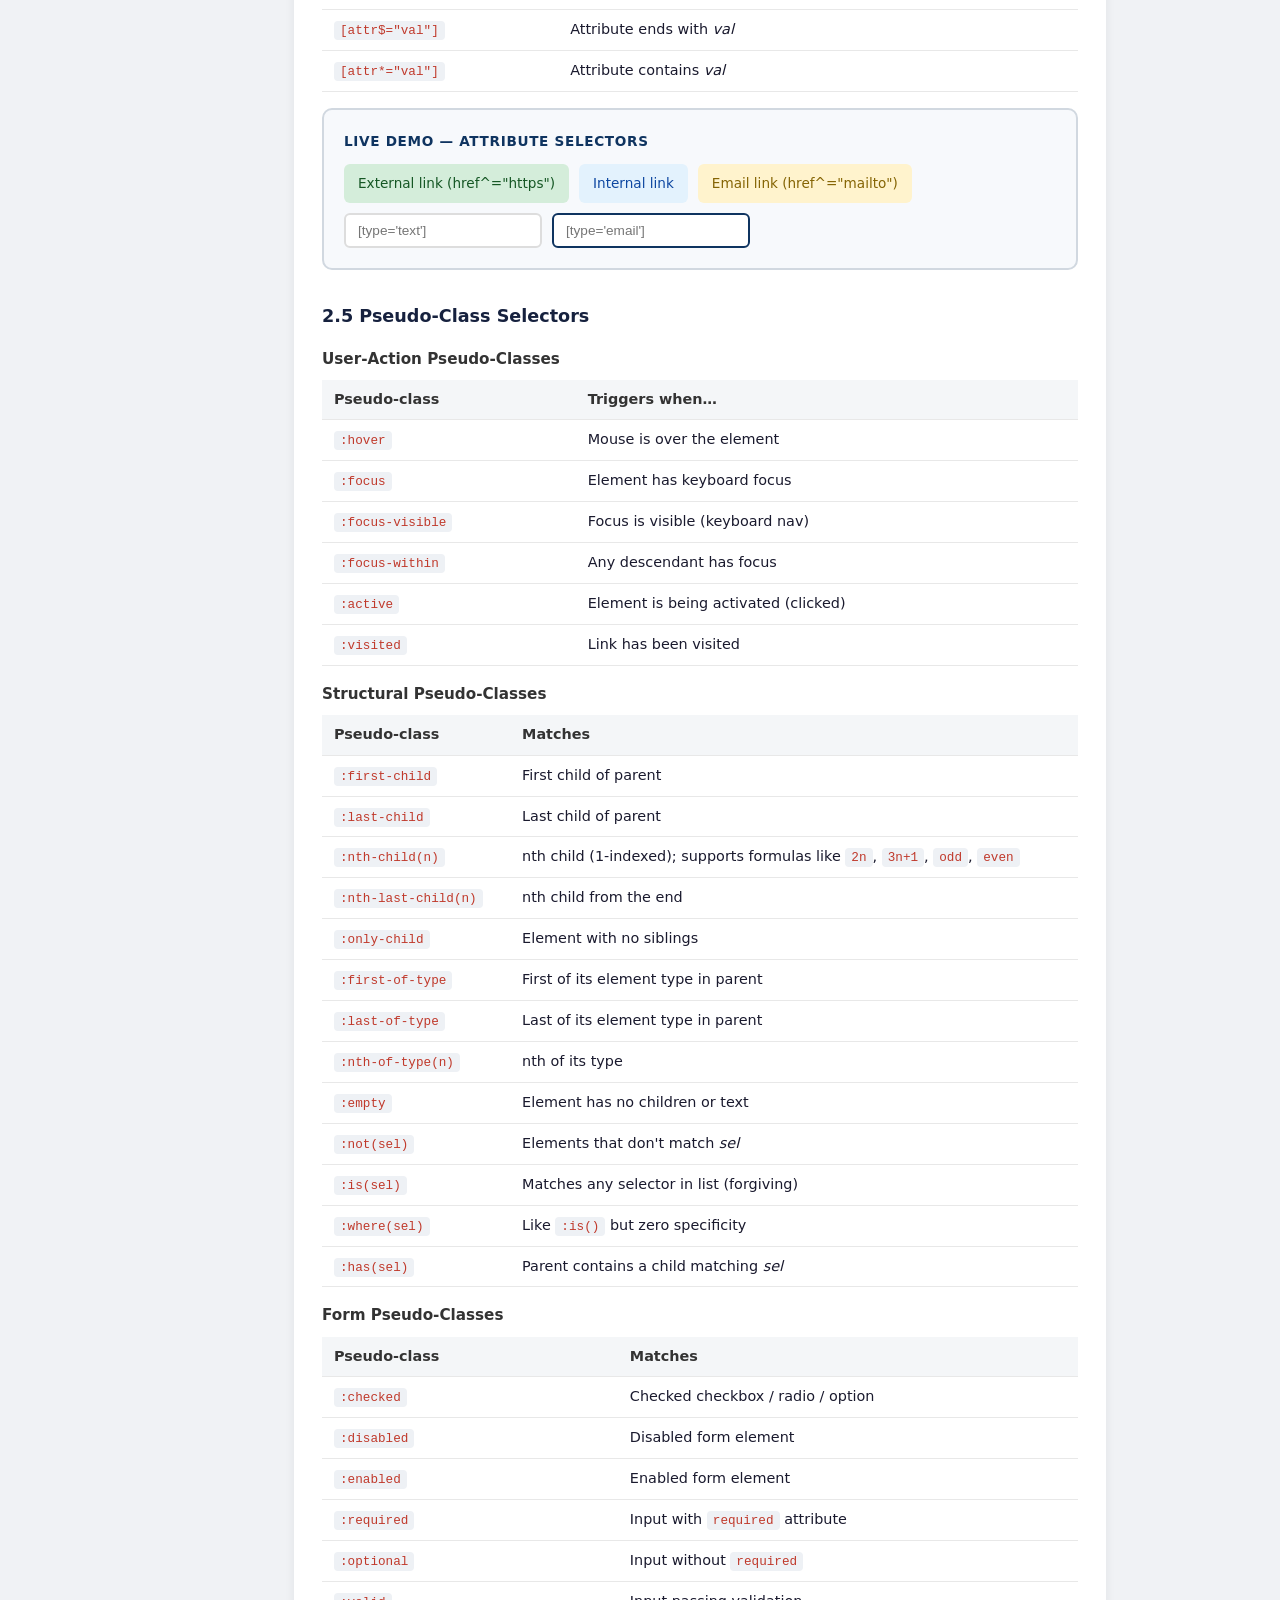
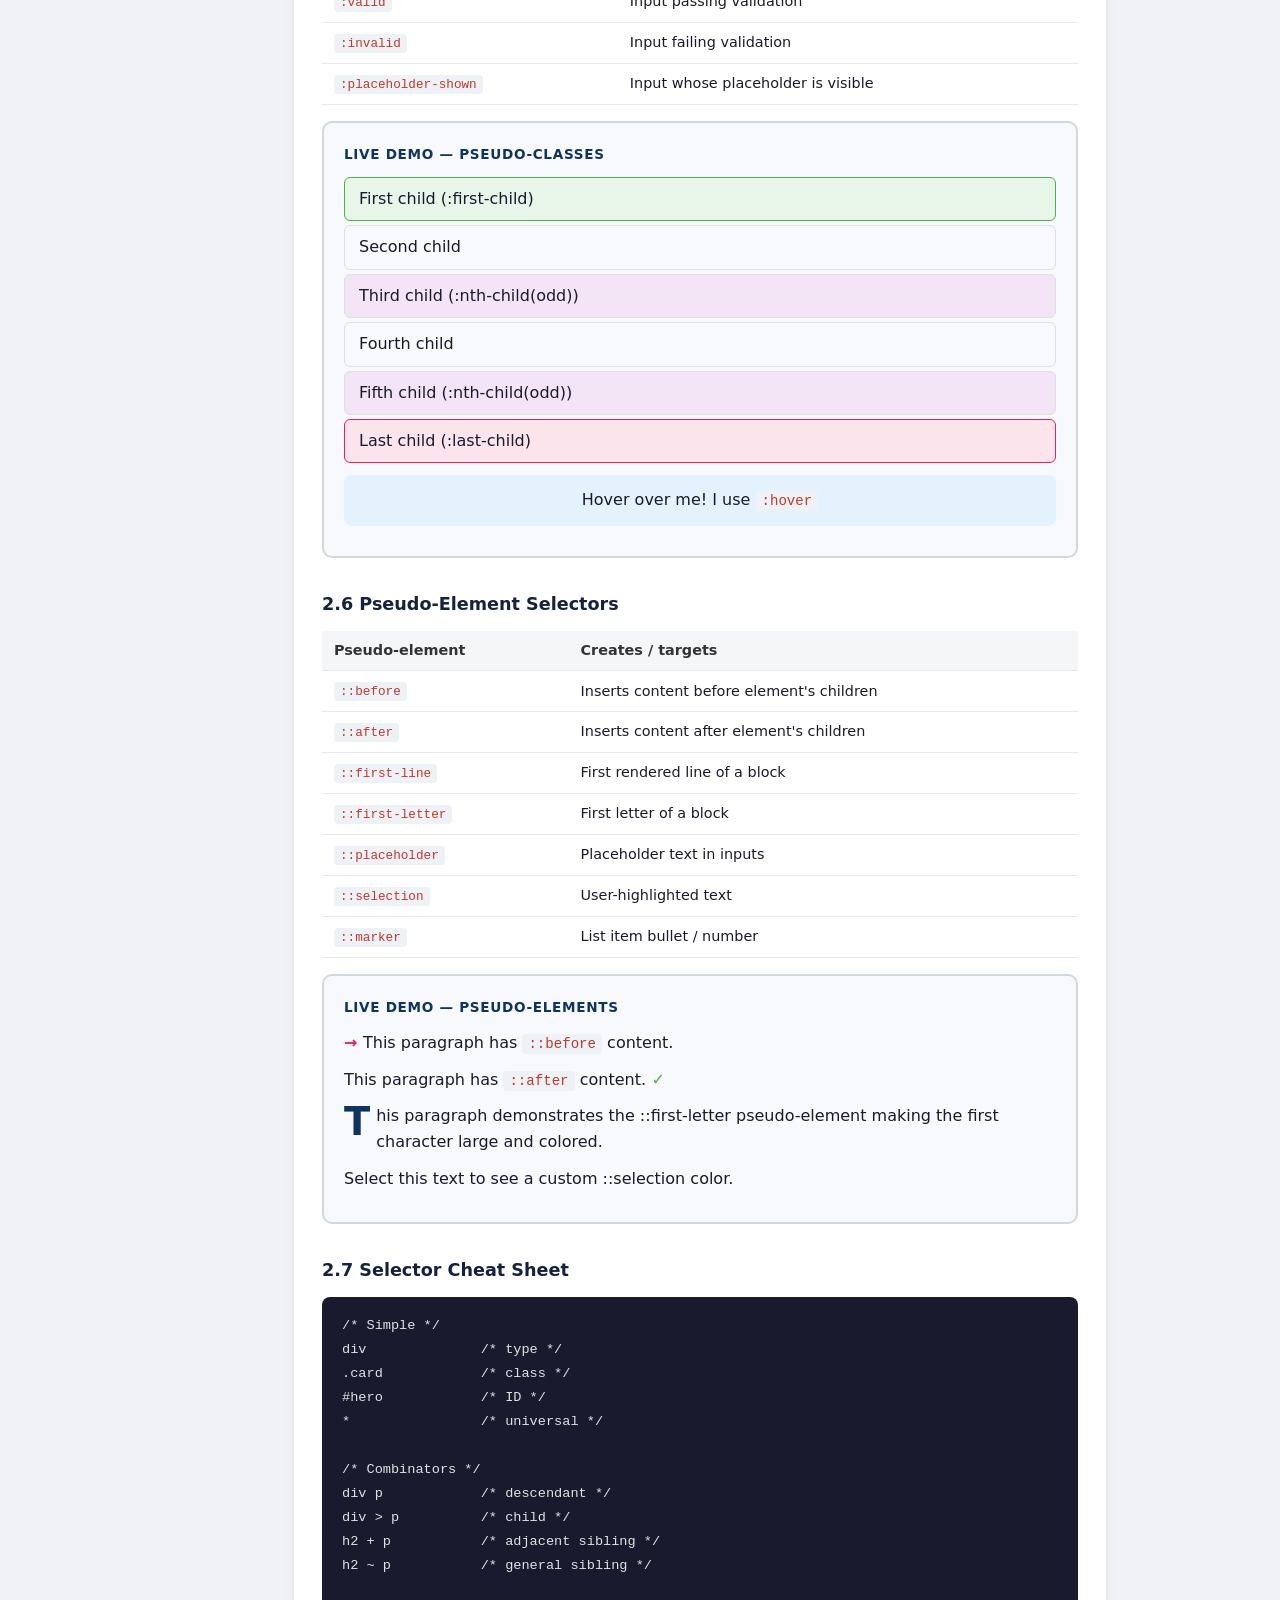
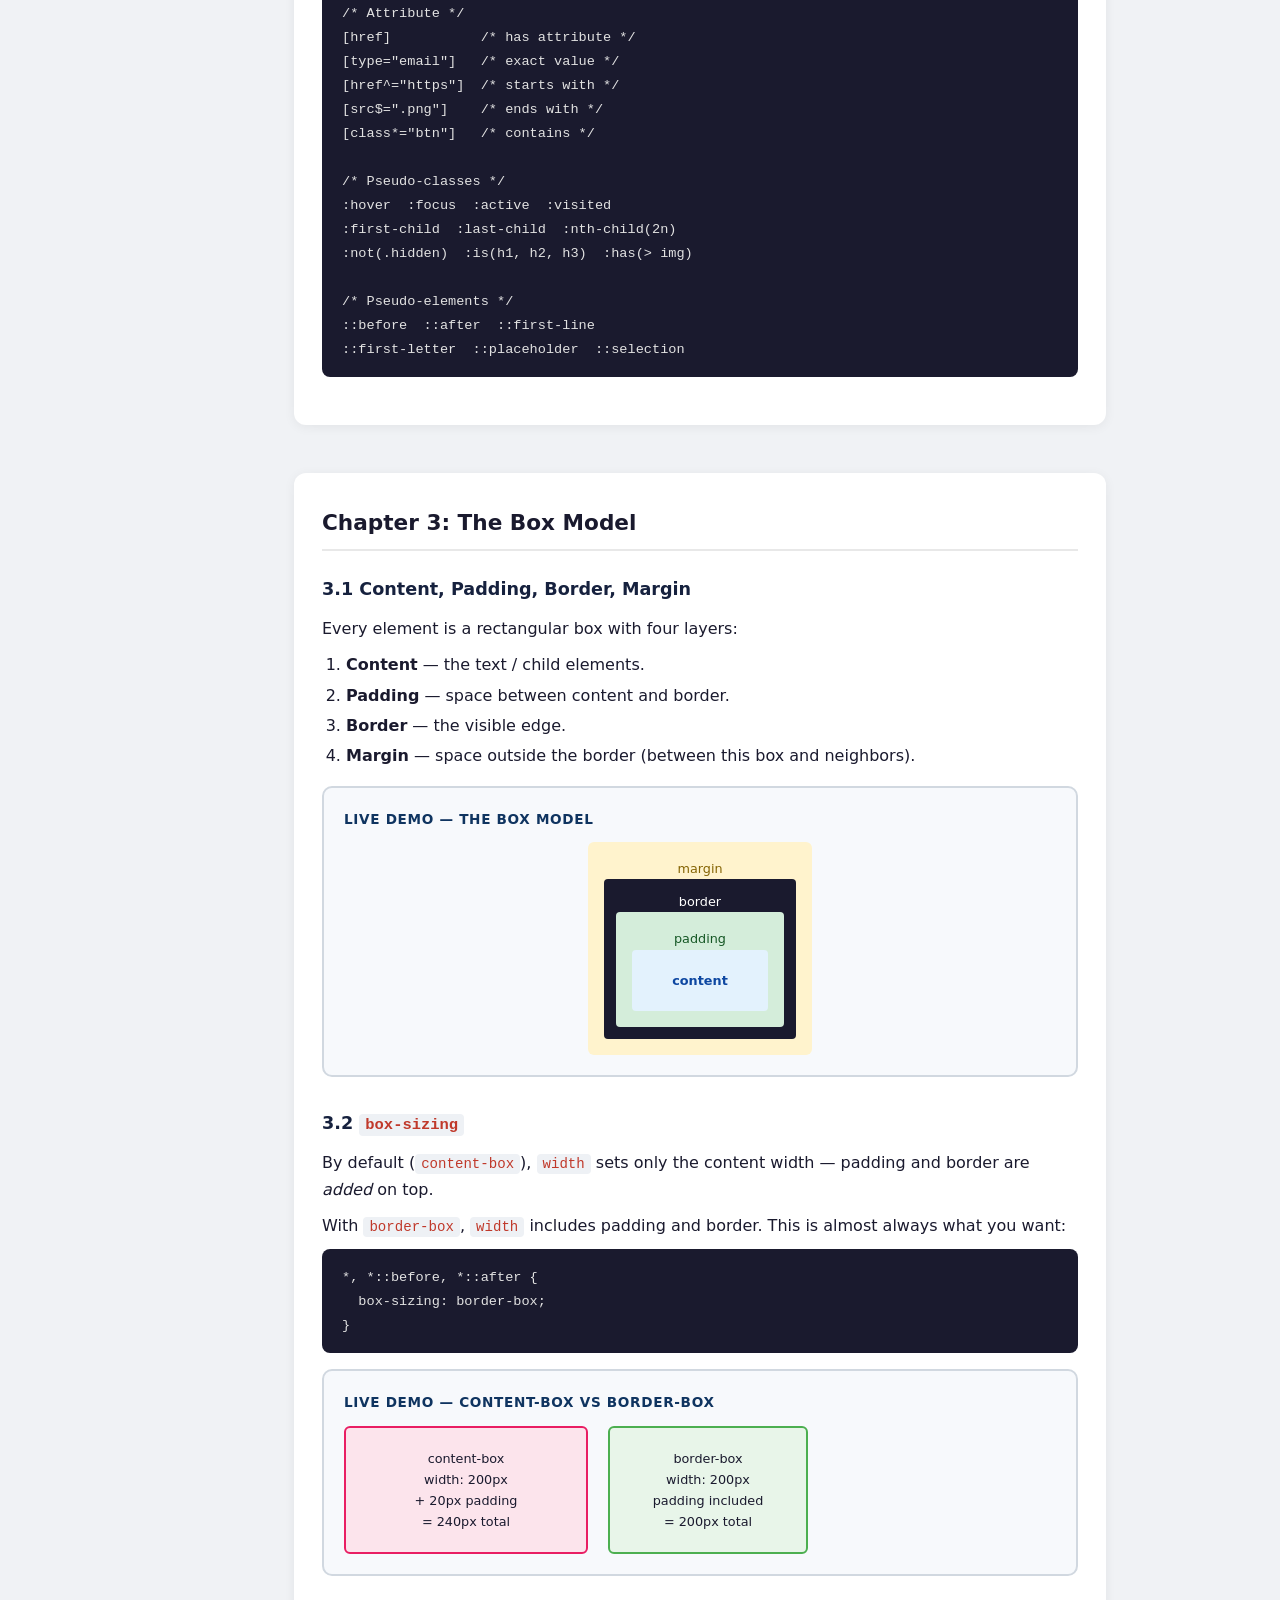
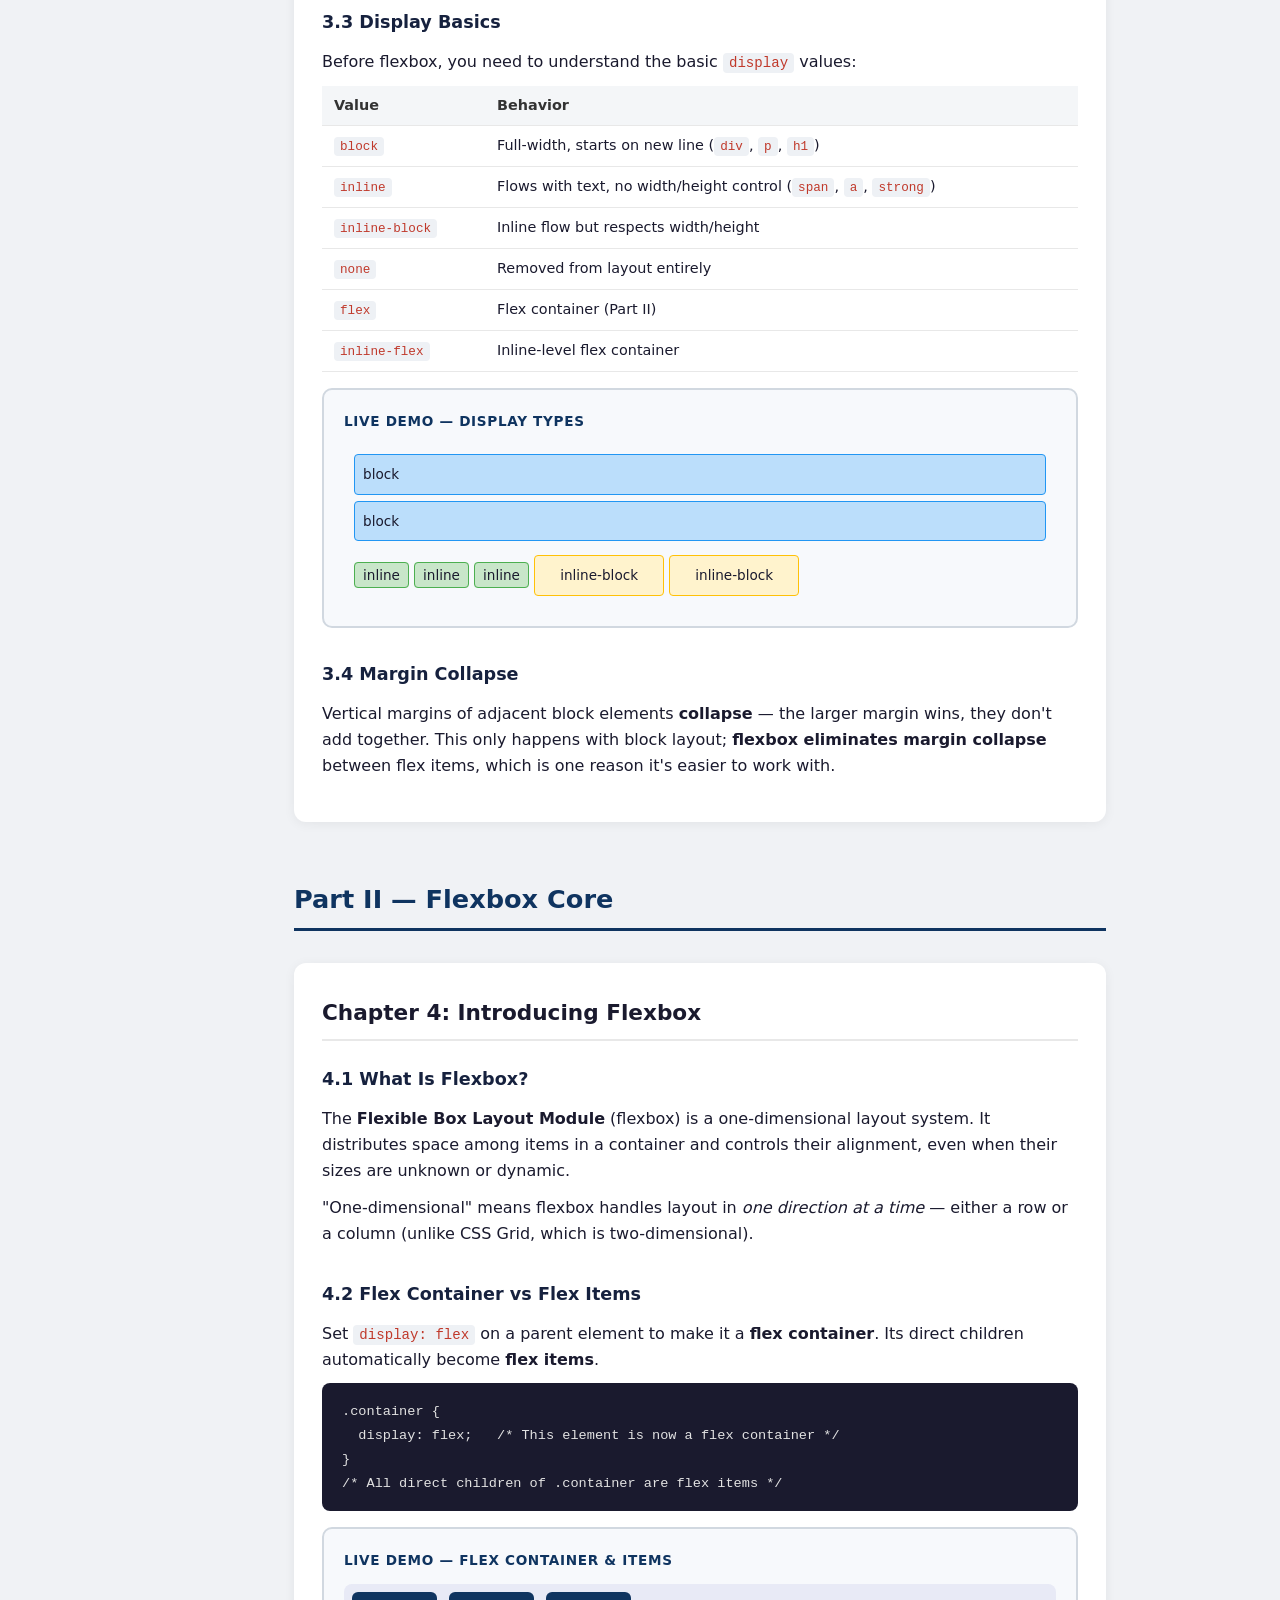
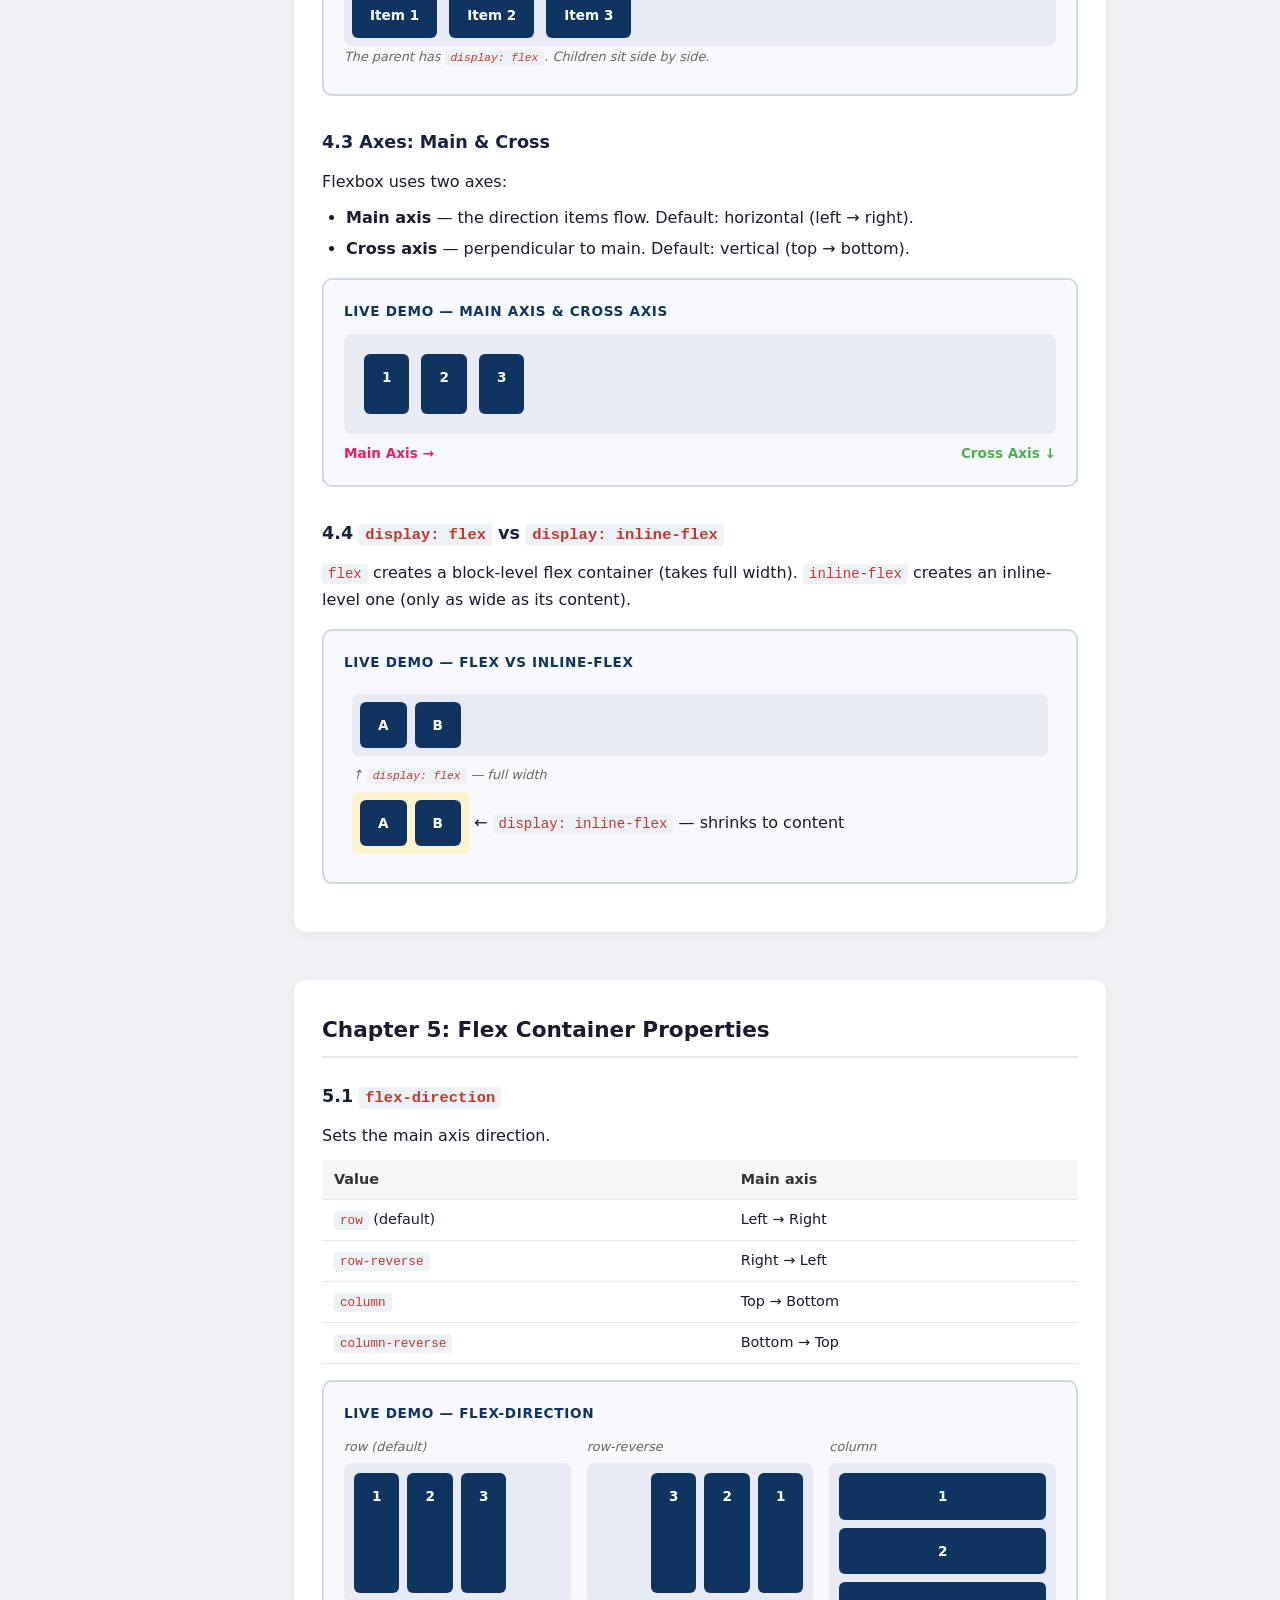
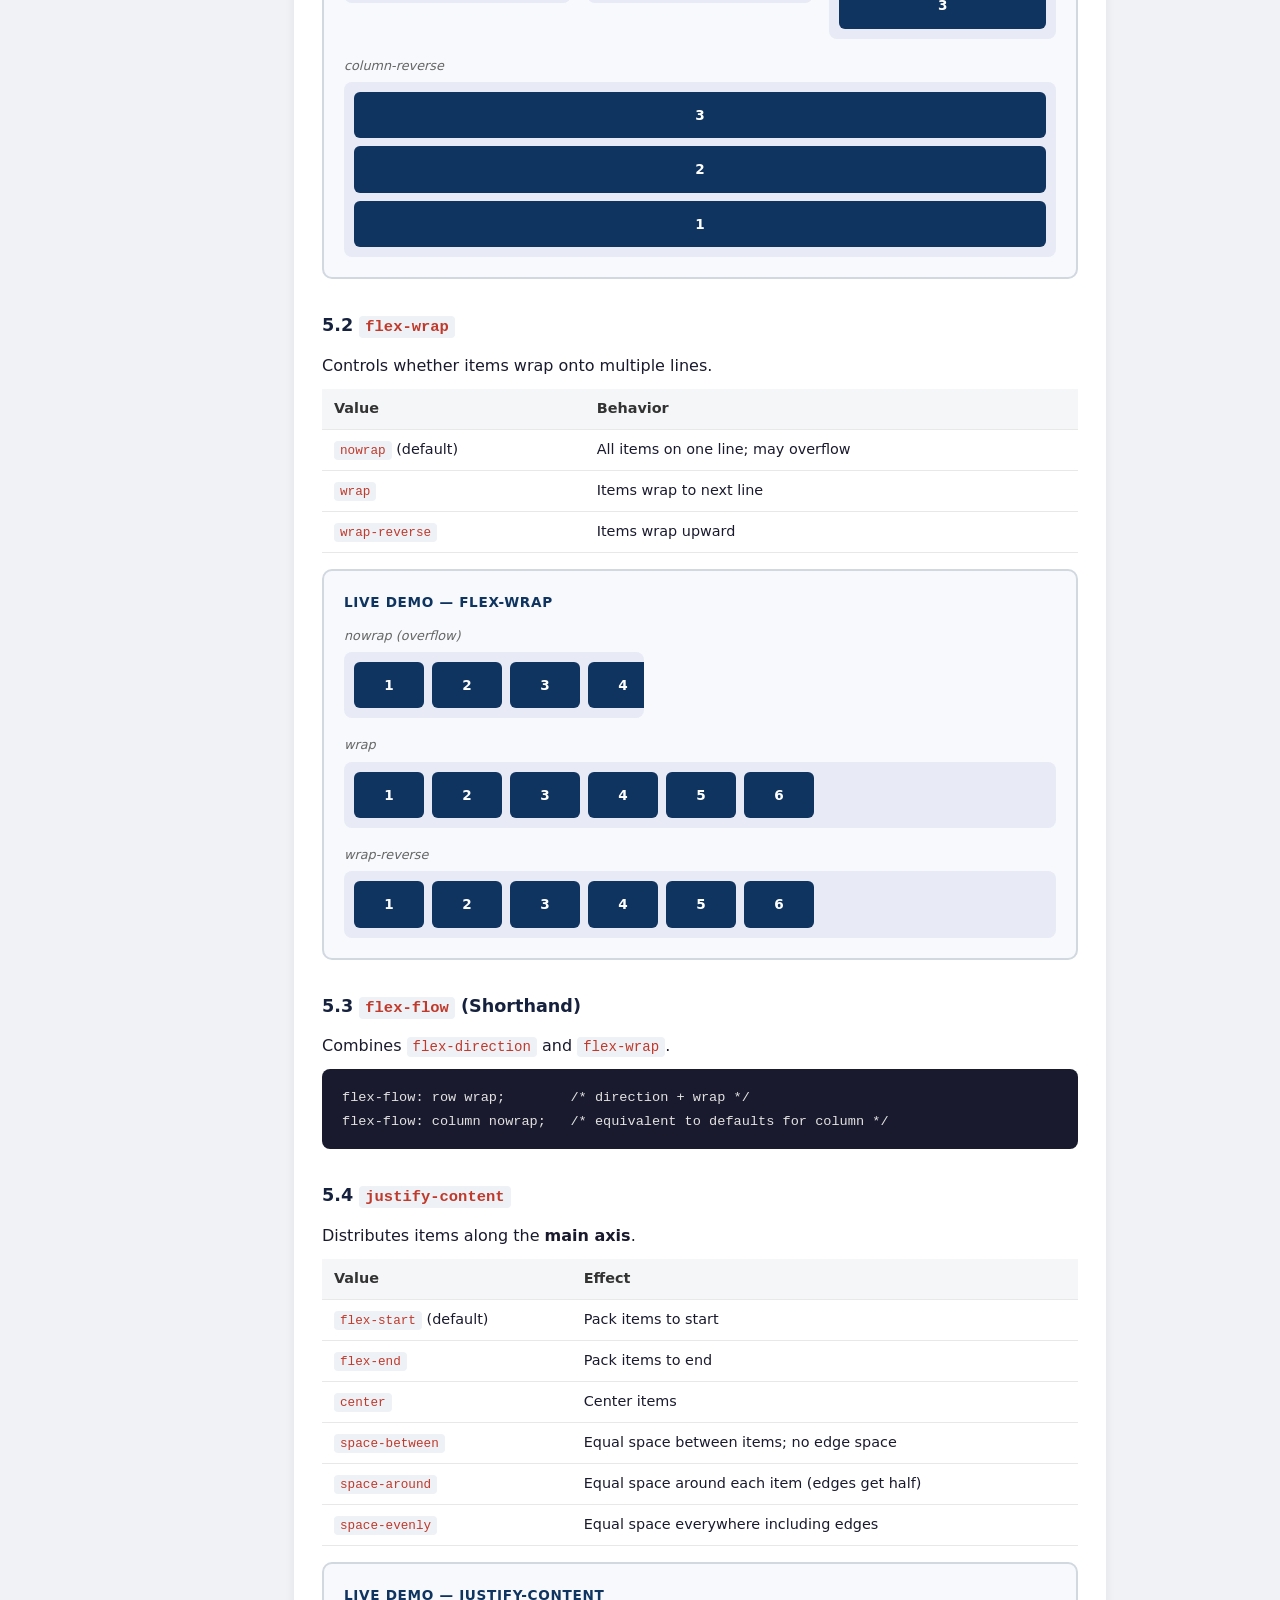
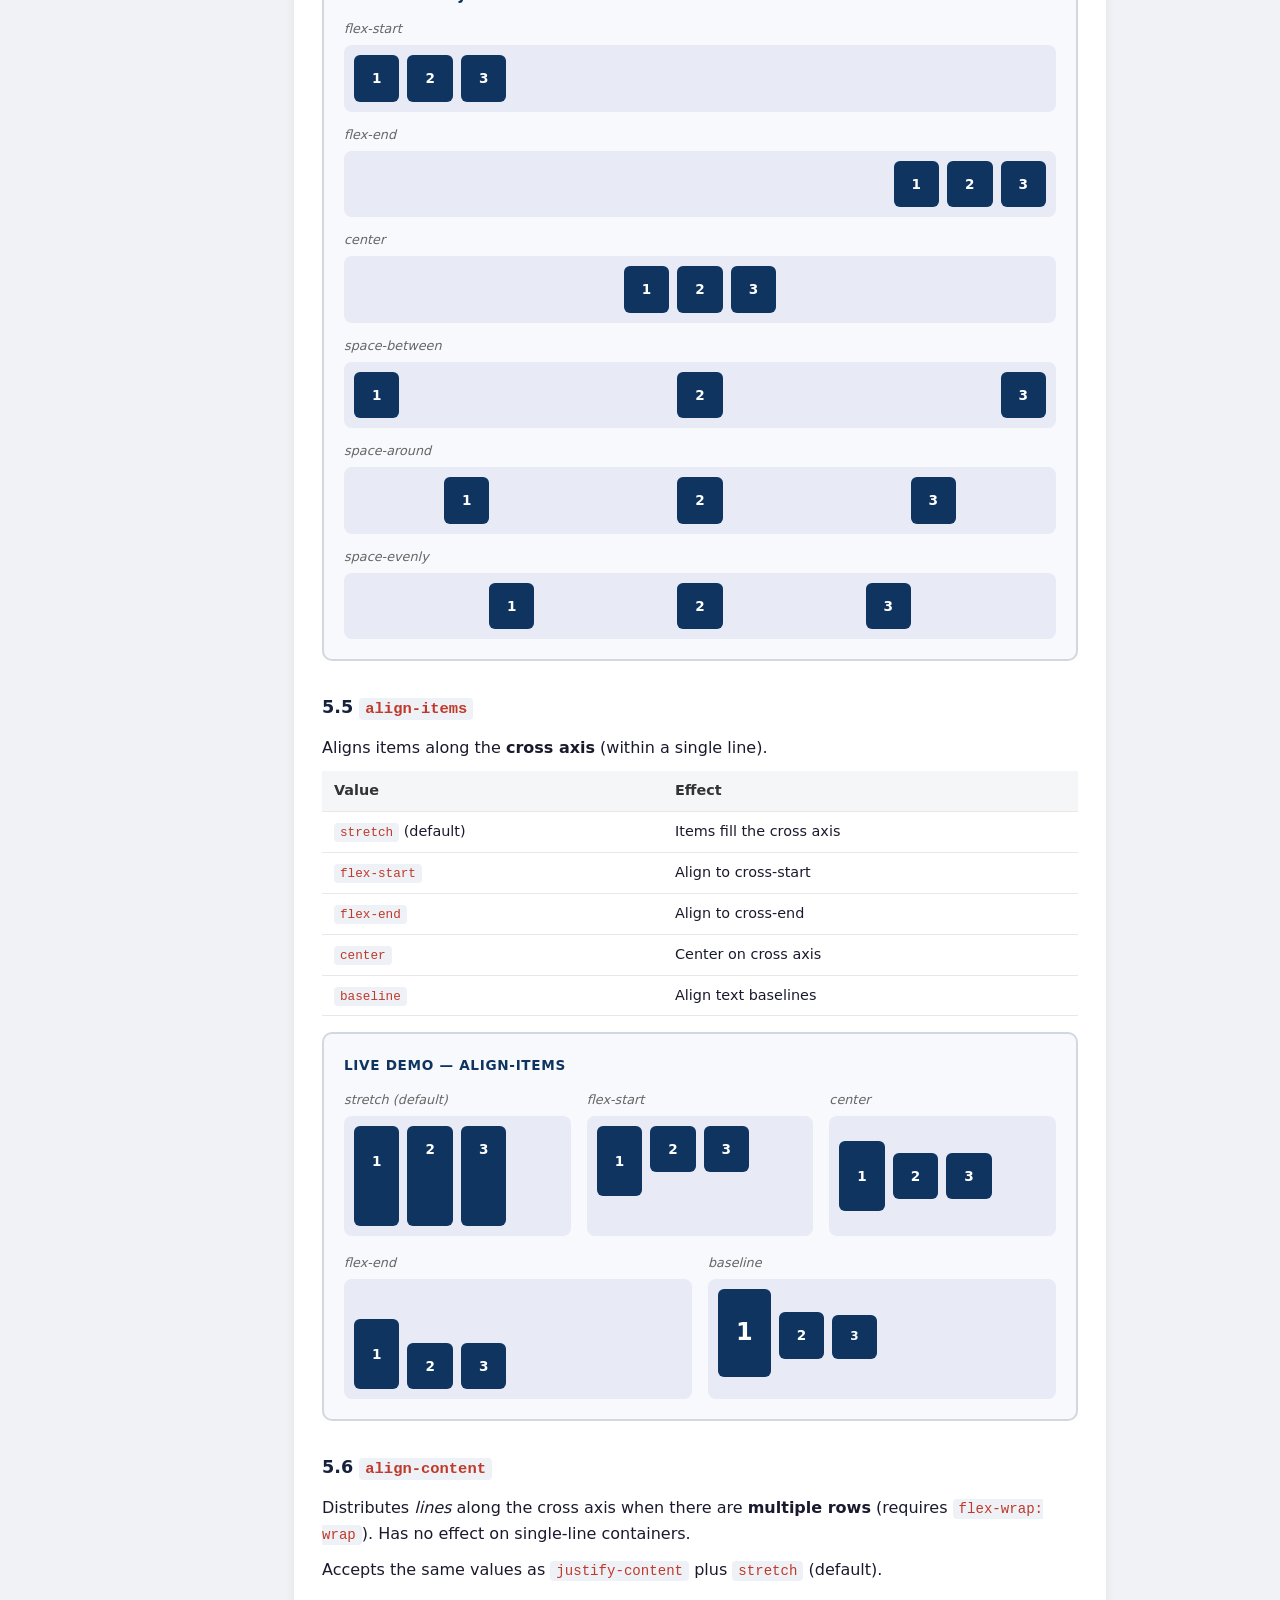
<file: flexbox-tutorial.html>
<!DOCTYPE html>
<html lang="en">
<head>
  <meta charset="UTF-8" />
  <meta name="viewport" content="width=device-width, initial-scale=1.0" />
  <title>Complete Flexbox &amp; CSS Selectors Tutorial</title>
  <link rel="stylesheet" href="styles/tutorial.css" />
</head>
<body>

<!-- =========================================================
     SIDEBAR NAVIGATION
     ========================================================= -->
<input type="checkbox" id="nav-toggle" />
<label for="nav-toggle" class="nav-hamburger" aria-label="Toggle navigation">&#9776;</label>

<nav class="sidebar">
  <h2>Contents</h2>

  <details open>
    <summary>Part I — CSS Foundations</summary>
    <ul>
      <li><a href="#ch1">Ch 1: How CSS Works</a></li>
      <li><a href="#ch2">Ch 2: Selectors</a></li>
      <li><a href="#ch3">Ch 3: The Box Model</a></li>
    </ul>
  </details>

  <details open>
    <summary>Part II — Flexbox Core</summary>
    <ul>
      <li><a href="#ch4">Ch 4: Introducing Flexbox</a></li>
      <li><a href="#ch5">Ch 5: Container Properties</a></li>
      <li><a href="#ch6">Ch 6: Item Properties</a></li>
    </ul>
  </details>

  <details open>
    <summary>Part III — Flexbox in Practice</summary>
    <ul>
      <li><a href="#ch7">Ch 7: Common Layouts</a></li>
      <li><a href="#ch8">Ch 8: Responsive Flexbox</a></li>
    </ul>
  </details>
</nav>

<!-- =========================================================
     MAIN CONTENT
     ========================================================= -->
<main class="content">

<header class="hero">
  <h1>The Complete Flexbox &amp; CSS Tutorial</h1>
  <p class="subtitle">HTML5 &amp; CSS3 only — no JavaScript required</p>
</header>

<!-- ==========================================================
     PART I — CSS FOUNDATIONS
     ========================================================== -->
<section class="part" id="part1">
  <h2 class="part-title">Part I — CSS Foundations</h2>

  <!-- ── Chapter 1 ── -->
  <article class="chapter" id="ch1">
    <h3>Chapter 1: How CSS Works</h3>

    <!-- 1.1 -->
    <section id="s1-1">
      <h4>1.1 What Is CSS?</h4>
      <p><strong>Cascading Style Sheets (CSS)</strong> is the language that controls how HTML elements look on screen. HTML provides structure; CSS provides presentation — colors, spacing, layout, typography, and animation.</p>
      <p>CSS is applied to HTML in three ways:</p>
      <ul>
        <li><strong>Inline</strong> — a <code>style</code> attribute on a single element.</li>
        <li><strong>Internal</strong> — a <code>&lt;style&gt;</code> block inside <code>&lt;head&gt;</code>.</li>
        <li><strong>External</strong> — a separate <code>.css</code> file linked with <code>&lt;link&gt;</code> (preferred).</li>
      </ul>
    </section>

    <!-- 1.2 -->
    <section id="s1-2">
      <h4>1.2 CSS Rule Anatomy</h4>
      <p>Every CSS rule has a <em>selector</em> and a <em>declaration block</em>:</p>
      <pre><code>selector {
  property: value;
  property: value;
}</code></pre>
      <p>The selector targets HTML elements; each declaration sets one visual property.</p>
    </section>

    <!-- 1.3 -->
    <section id="s1-3">
      <h4>1.3 The Cascade &amp; Specificity</h4>
      <p>When multiple rules target the same element, CSS resolves conflicts using three factors (in order):</p>
      <ol>
        <li><strong>Origin &amp; importance</strong> — user-agent styles &lt; author styles &lt; <code>!important</code>.</li>
        <li><strong>Specificity</strong> — inline styles &gt; IDs &gt; classes/attributes/pseudo-classes &gt; type selectors.</li>
        <li><strong>Source order</strong> — later rules win over earlier ones at equal specificity.</li>
      </ol>

      <h5>Specificity Scoring</h5>
      <table class="ref-table">
        <thead>
          <tr><th>Selector</th><th>Score (a, b, c)</th></tr>
        </thead>
        <tbody>
          <tr><td><code>h1</code></td><td>0, 0, 1</td></tr>
          <tr><td><code>.card</code></td><td>0, 1, 0</td></tr>
          <tr><td><code>#hero</code></td><td>1, 0, 0</td></tr>
          <tr><td><code>#hero .title h1</code></td><td>1, 1, 1</td></tr>
          <tr><td><code>style="…"</code> (inline)</td><td>Wins over all non-!important</td></tr>
        </tbody>
      </table>
    </section>

    <!-- 1.4 -->
    <section id="s1-4">
      <h4>1.4 Inheritance</h4>
      <p>Some properties (mostly text-related) are <strong>inherited</strong> by child elements automatically: <code>color</code>, <code>font-family</code>, <code>font-size</code>, <code>line-height</code>, <code>text-align</code>, etc.</p>
      <p>Layout properties like <code>margin</code>, <code>padding</code>, <code>border</code>, <code>display</code>, <code>width</code>, and <code>height</code> are <strong>not inherited</strong>.</p>
      <p>You can force inheritance with the <code>inherit</code> keyword or reset with <code>initial</code> / <code>unset</code>.</p>
    </section>

    <!-- 1.5 -->
    <section id="s1-5">
      <h4>1.5 Units</h4>
      <table class="ref-table">
        <thead>
          <tr><th>Unit</th><th>Type</th><th>Description</th></tr>
        </thead>
        <tbody>
          <tr><td><code>px</code></td><td>Absolute</td><td>1 CSS pixel</td></tr>
          <tr><td><code>em</code></td><td>Relative</td><td>Relative to parent font-size</td></tr>
          <tr><td><code>rem</code></td><td>Relative</td><td>Relative to root (<code>&lt;html&gt;</code>) font-size</td></tr>
          <tr><td><code>%</code></td><td>Relative</td><td>Percentage of parent dimension</td></tr>
          <tr><td><code>vw / vh</code></td><td>Viewport</td><td>1% of viewport width / height</td></tr>
          <tr><td><code>vmin / vmax</code></td><td>Viewport</td><td>1% of smaller / larger viewport dimension</td></tr>
        </tbody>
      </table>
    </section>
  </article>

  <!-- ── Chapter 2: Selectors ── -->
  <article class="chapter" id="ch2">
    <h3>Chapter 2: CSS Selectors — Comprehensive Guide</h3>

    <!-- 2.1 -->
    <section id="s2-1">
      <h4>2.1 Simple Selectors</h4>

      <h5>Type (Element) Selector</h5>
      <p>Targets every instance of an HTML element.</p>
      <pre><code>p  { color: #333; }
h1 { font-size: 2rem; }</code></pre>

      <h5>Class Selector</h5>
      <p>Targets elements with a specific <code>class</code> attribute. Prefixed with a dot.</p>
      <pre><code>.card    { border: 1px solid #ccc; }
.active  { background: #0af; }</code></pre>

      <h5>ID Selector</h5>
      <p>Targets the single element with a matching <code>id</code>. Prefixed with <code>#</code>. Use sparingly — IDs have high specificity.</p>
      <pre><code>#header { position: sticky; top: 0; }</code></pre>

      <h5>Universal Selector</h5>
      <p><code>*</code> matches every element. Often used in resets.</p>
      <pre><code>*, *::before, *::after {
  box-sizing: border-box;
}</code></pre>

      <div class="demo-box">
        <p class="demo-label">Live Demo — Simple Selectors</p>
        <div class="sel-demo-simple">
          <p>I am a <code>&lt;p&gt;</code> (type selector)</p>
          <p class="highlight">I have <code>.highlight</code> (class selector)</p>
          <p id="unique-para">I have <code>#unique-para</code> (ID selector)</p>
        </div>
      </div>
    </section>

    <!-- 2.2 -->
    <section id="s2-2">
      <h4>2.2 Grouping Selector</h4>
      <p>Comma-separate selectors to apply the same styles to multiple targets.</p>
      <pre><code>h1, h2, h3 {
  font-family: Georgia, serif;
  color: #222;
}</code></pre>
    </section>

    <!-- 2.3 -->
    <section id="s2-3">
      <h4>2.3 Combinator Selectors</h4>

      <h5>Descendant (<code>A B</code>)</h5>
      <p>Matches <code>B</code> anywhere inside <code>A</code>.</p>
      <pre><code>nav a { text-decoration: none; }</code></pre>

      <h5>Child (<code>A &gt; B</code>)</h5>
      <p>Matches <code>B</code> only when it is a <em>direct</em> child of <code>A</code>.</p>
      <pre><code>ul > li { list-style: square; }</code></pre>

      <h5>Adjacent Sibling (<code>A + B</code>)</h5>
      <p>Matches <code>B</code> when it immediately follows <code>A</code>.</p>
      <pre><code>h2 + p { margin-top: 0; }</code></pre>

      <h5>General Sibling (<code>A ~ B</code>)</h5>
      <p>Matches all <code>B</code> elements that follow <code>A</code> (same parent).</p>
      <pre><code>h2 ~ p { color: #555; }</code></pre>

      <div class="demo-box">
        <p class="demo-label">Live Demo — Combinators</p>
        <div class="comb-demo">
          <div class="comb-parent">
            <span>Direct child (A &gt; B)</span>
            <div class="comb-nested">
              <span>Descendant (A B)</span>
            </div>
          </div>
          <p class="comb-adjacent">Adjacent sibling (A + B)</p>
          <p class="comb-general">General sibling (A ~ B)</p>
          <p class="comb-general">General sibling (A ~ B)</p>
        </div>
      </div>
    </section>

    <!-- 2.4 -->
    <section id="s2-4">
      <h4>2.4 Attribute Selectors</h4>
      <table class="ref-table">
        <thead>
          <tr><th>Selector</th><th>Matches</th></tr>
        </thead>
        <tbody>
          <tr><td><code>[attr]</code></td><td>Element has the attribute</td></tr>
          <tr><td><code>[attr="val"]</code></td><td>Attribute equals <em>val</em></td></tr>
          <tr><td><code>[attr~="val"]</code></td><td>Attribute word list contains <em>val</em></td></tr>
          <tr><td><code>[attr|="val"]</code></td><td>Attribute equals <em>val</em> or starts with <em>val-</em></td></tr>
          <tr><td><code>[attr^="val"]</code></td><td>Attribute starts with <em>val</em></td></tr>
          <tr><td><code>[attr$="val"]</code></td><td>Attribute ends with <em>val</em></td></tr>
          <tr><td><code>[attr*="val"]</code></td><td>Attribute contains <em>val</em></td></tr>
        </tbody>
      </table>

      <div class="demo-box">
        <p class="demo-label">Live Demo — Attribute Selectors</p>
        <div class="attr-demo">
          <a href="https://example.com">External link (href^="https")</a>
          <a href="/about">Internal link</a>
          <a href="mailto:hi@example.com">Email link (href^="mailto")</a>
          <input type="text" placeholder="[type='text']" />
          <input type="email" placeholder="[type='email']" />
        </div>
      </div>
    </section>

    <!-- 2.5 -->
    <section id="s2-5">
      <h4>2.5 Pseudo-Class Selectors</h4>

      <h5>User-Action Pseudo-Classes</h5>
      <table class="ref-table">
        <thead><tr><th>Pseudo-class</th><th>Triggers when…</th></tr></thead>
        <tbody>
          <tr><td><code>:hover</code></td><td>Mouse is over the element</td></tr>
          <tr><td><code>:focus</code></td><td>Element has keyboard focus</td></tr>
          <tr><td><code>:focus-visible</code></td><td>Focus is visible (keyboard nav)</td></tr>
          <tr><td><code>:focus-within</code></td><td>Any descendant has focus</td></tr>
          <tr><td><code>:active</code></td><td>Element is being activated (clicked)</td></tr>
          <tr><td><code>:visited</code></td><td>Link has been visited</td></tr>
        </tbody>
      </table>

      <h5>Structural Pseudo-Classes</h5>
      <table class="ref-table">
        <thead><tr><th>Pseudo-class</th><th>Matches</th></tr></thead>
        <tbody>
          <tr><td><code>:first-child</code></td><td>First child of parent</td></tr>
          <tr><td><code>:last-child</code></td><td>Last child of parent</td></tr>
          <tr><td><code>:nth-child(n)</code></td><td>nth child (1-indexed); supports formulas like <code>2n</code>, <code>3n+1</code>, <code>odd</code>, <code>even</code></td></tr>
          <tr><td><code>:nth-last-child(n)</code></td><td>nth child from the end</td></tr>
          <tr><td><code>:only-child</code></td><td>Element with no siblings</td></tr>
          <tr><td><code>:first-of-type</code></td><td>First of its element type in parent</td></tr>
          <tr><td><code>:last-of-type</code></td><td>Last of its element type in parent</td></tr>
          <tr><td><code>:nth-of-type(n)</code></td><td>nth of its type</td></tr>
          <tr><td><code>:empty</code></td><td>Element has no children or text</td></tr>
          <tr><td><code>:not(sel)</code></td><td>Elements that don't match <em>sel</em></td></tr>
          <tr><td><code>:is(sel)</code></td><td>Matches any selector in list (forgiving)</td></tr>
          <tr><td><code>:where(sel)</code></td><td>Like <code>:is()</code> but zero specificity</td></tr>
          <tr><td><code>:has(sel)</code></td><td>Parent contains a child matching <em>sel</em></td></tr>
        </tbody>
      </table>

      <h5>Form Pseudo-Classes</h5>
      <table class="ref-table">
        <thead><tr><th>Pseudo-class</th><th>Matches</th></tr></thead>
        <tbody>
          <tr><td><code>:checked</code></td><td>Checked checkbox / radio / option</td></tr>
          <tr><td><code>:disabled</code></td><td>Disabled form element</td></tr>
          <tr><td><code>:enabled</code></td><td>Enabled form element</td></tr>
          <tr><td><code>:required</code></td><td>Input with <code>required</code> attribute</td></tr>
          <tr><td><code>:optional</code></td><td>Input without <code>required</code></td></tr>
          <tr><td><code>:valid</code></td><td>Input passing validation</td></tr>
          <tr><td><code>:invalid</code></td><td>Input failing validation</td></tr>
          <tr><td><code>:placeholder-shown</code></td><td>Input whose placeholder is visible</td></tr>
        </tbody>
      </table>

      <div class="demo-box">
        <p class="demo-label">Live Demo — Pseudo-Classes</p>
        <ul class="pseudo-demo">
          <li>First child (:first-child)</li>
          <li>Second child</li>
          <li>Third child (:nth-child(odd))</li>
          <li>Fourth child</li>
          <li>Fifth child (:nth-child(odd))</li>
          <li>Last child (:last-child)</li>
        </ul>
        <p class="hover-me">Hover over me! I use <code>:hover</code></p>
      </div>
    </section>

    <!-- 2.6 -->
    <section id="s2-6">
      <h4>2.6 Pseudo-Element Selectors</h4>
      <table class="ref-table">
        <thead><tr><th>Pseudo-element</th><th>Creates / targets</th></tr></thead>
        <tbody>
          <tr><td><code>::before</code></td><td>Inserts content before element's children</td></tr>
          <tr><td><code>::after</code></td><td>Inserts content after element's children</td></tr>
          <tr><td><code>::first-line</code></td><td>First rendered line of a block</td></tr>
          <tr><td><code>::first-letter</code></td><td>First letter of a block</td></tr>
          <tr><td><code>::placeholder</code></td><td>Placeholder text in inputs</td></tr>
          <tr><td><code>::selection</code></td><td>User-highlighted text</td></tr>
          <tr><td><code>::marker</code></td><td>List item bullet / number</td></tr>
        </tbody>
      </table>

      <div class="demo-box">
        <p class="demo-label">Live Demo — Pseudo-Elements</p>
        <p class="pseudo-el-before">This paragraph has <code>::before</code> content.</p>
        <p class="pseudo-el-after">This paragraph has <code>::after</code> content.</p>
        <p class="pseudo-el-firstletter">This paragraph demonstrates the ::first-letter pseudo-element making the first character large and colored.</p>
        <p class="pseudo-el-selection">Select this text to see a custom ::selection color.</p>
      </div>
    </section>

    <!-- 2.7 -->
    <section id="s2-7">
      <h4>2.7 Selector Cheat Sheet</h4>
      <pre><code>/* Simple */
div              /* type */
.card            /* class */
#hero            /* ID */
*                /* universal */

/* Combinators */
div p            /* descendant */
div > p          /* child */
h2 + p           /* adjacent sibling */
h2 ~ p           /* general sibling */

/* Attribute */
[href]           /* has attribute */
[type="email"]   /* exact value */
[href^="https"]  /* starts with */
[src$=".png"]    /* ends with */
[class*="btn"]   /* contains */

/* Pseudo-classes */
:hover  :focus  :active  :visited
:first-child  :last-child  :nth-child(2n)
:not(.hidden)  :is(h1, h2, h3)  :has(> img)

/* Pseudo-elements */
::before  ::after  ::first-line
::first-letter  ::placeholder  ::selection</code></pre>
    </section>
  </article>

  <!-- ── Chapter 3: Box Model ── -->
  <article class="chapter" id="ch3">
    <h3>Chapter 3: The Box Model</h3>

    <!-- 3.1 -->
    <section id="s3-1">
      <h4>3.1 Content, Padding, Border, Margin</h4>
      <p>Every element is a rectangular box with four layers:</p>
      <ol>
        <li><strong>Content</strong> — the text / child elements.</li>
        <li><strong>Padding</strong> — space between content and border.</li>
        <li><strong>Border</strong> — the visible edge.</li>
        <li><strong>Margin</strong> — space outside the border (between this box and neighbors).</li>
      </ol>

      <div class="demo-box">
        <p class="demo-label">Live Demo — The Box Model</p>
        <div class="boxmodel-demo">
          <div class="bm-margin">
            margin
            <div class="bm-border">
              border
              <div class="bm-padding">
                padding
                <div class="bm-content">content</div>
              </div>
            </div>
          </div>
        </div>
      </div>
    </section>

    <!-- 3.2 -->
    <section id="s3-2">
      <h4>3.2 <code>box-sizing</code></h4>
      <p>By default (<code>content-box</code>), <code>width</code> sets only the content width — padding and border are <em>added</em> on top.</p>
      <p>With <code>border-box</code>, <code>width</code> includes padding and border. This is almost always what you want:</p>
      <pre><code>*, *::before, *::after {
  box-sizing: border-box;
}</code></pre>

      <div class="demo-box">
        <p class="demo-label">Live Demo — content-box vs border-box</p>
        <div class="boxsizing-demo">
          <div class="bs-content-box">content-box<br/>width: 200px<br/>+ 20px padding<br/>= 240px total</div>
          <div class="bs-border-box">border-box<br/>width: 200px<br/>padding included<br/>= 200px total</div>
        </div>
      </div>
    </section>

    <!-- 3.3 -->
    <section id="s3-3">
      <h4>3.3 Display Basics</h4>
      <p>Before flexbox, you need to understand the basic <code>display</code> values:</p>
      <table class="ref-table">
        <thead><tr><th>Value</th><th>Behavior</th></tr></thead>
        <tbody>
          <tr><td><code>block</code></td><td>Full-width, starts on new line (<code>div</code>, <code>p</code>, <code>h1</code>)</td></tr>
          <tr><td><code>inline</code></td><td>Flows with text, no width/height control (<code>span</code>, <code>a</code>, <code>strong</code>)</td></tr>
          <tr><td><code>inline-block</code></td><td>Inline flow but respects width/height</td></tr>
          <tr><td><code>none</code></td><td>Removed from layout entirely</td></tr>
          <tr><td><code>flex</code></td><td>Flex container (Part II)</td></tr>
          <tr><td><code>inline-flex</code></td><td>Inline-level flex container</td></tr>
        </tbody>
      </table>

      <div class="demo-box">
        <p class="demo-label">Live Demo — Display Types</p>
        <div class="display-demo">
          <div class="dd-block">block</div>
          <div class="dd-block">block</div>
          <span class="dd-inline">inline</span>
          <span class="dd-inline">inline</span>
          <span class="dd-inline">inline</span>
          <span class="dd-inline-block">inline-block</span>
          <span class="dd-inline-block">inline-block</span>
        </div>
      </div>
    </section>

    <!-- 3.4 -->
    <section id="s3-4">
      <h4>3.4 Margin Collapse</h4>
      <p>Vertical margins of adjacent block elements <strong>collapse</strong> — the larger margin wins, they don't add together. This only happens with block layout; <strong>flexbox eliminates margin collapse</strong> between flex items, which is one reason it's easier to work with.</p>
    </section>
  </article>
</section>

<!-- ==========================================================
     PART II — FLEXBOX CORE
     ========================================================== -->
<section class="part" id="part2">
  <h2 class="part-title">Part II — Flexbox Core</h2>

  <!-- ── Chapter 4 ── -->
  <article class="chapter" id="ch4">
    <h3>Chapter 4: Introducing Flexbox</h3>

    <!-- 4.1 -->
    <section id="s4-1">
      <h4>4.1 What Is Flexbox?</h4>
      <p>The <strong>Flexible Box Layout Module</strong> (flexbox) is a one-dimensional layout system. It distributes space among items in a container and controls their alignment, even when their sizes are unknown or dynamic.</p>
      <p>"One-dimensional" means flexbox handles layout in <em>one direction at a time</em> — either a row or a column (unlike CSS Grid, which is two-dimensional).</p>
    </section>

    <!-- 4.2 -->
    <section id="s4-2">
      <h4>4.2 Flex Container vs Flex Items</h4>
      <p>Set <code>display: flex</code> on a parent element to make it a <strong>flex container</strong>. Its direct children automatically become <strong>flex items</strong>.</p>
      <pre><code>.container {
  display: flex;   /* This element is now a flex container */
}
/* All direct children of .container are flex items */</code></pre>

      <div class="demo-box">
        <p class="demo-label">Live Demo — Flex Container &amp; Items</p>
        <div class="flex-intro-demo">
          <div class="fi">Item 1</div>
          <div class="fi">Item 2</div>
          <div class="fi">Item 3</div>
        </div>
        <p class="demo-note">The parent has <code>display: flex</code>. Children sit side by side.</p>
      </div>
    </section>

    <!-- 4.3 -->
    <section id="s4-3">
      <h4>4.3 Axes: Main &amp; Cross</h4>
      <p>Flexbox uses two axes:</p>
      <ul>
        <li><strong>Main axis</strong> — the direction items flow. Default: horizontal (left → right).</li>
        <li><strong>Cross axis</strong> — perpendicular to main. Default: vertical (top → bottom).</li>
      </ul>

      <div class="demo-box">
        <p class="demo-label">Live Demo — Main Axis &amp; Cross Axis</p>
        <div class="axis-demo">
          <div class="axis-container">
            <div class="fi">1</div>
            <div class="fi">2</div>
            <div class="fi">3</div>
          </div>
          <div class="axis-labels">
            <span class="axis-main">Main Axis →</span>
            <span class="axis-cross">Cross Axis ↓</span>
          </div>
        </div>
      </div>
    </section>

    <!-- 4.4 -->
    <section id="s4-4">
      <h4>4.4 <code>display: flex</code> vs <code>display: inline-flex</code></h4>
      <p><code>flex</code> creates a block-level flex container (takes full width). <code>inline-flex</code> creates an inline-level one (only as wide as its content).</p>

      <div class="demo-box">
        <p class="demo-label">Live Demo — flex vs inline-flex</p>
        <div class="inline-flex-demo">
          <div class="if-flex">
            <div class="fi">A</div><div class="fi">B</div>
          </div>
          <p class="demo-note">↑ <code>display: flex</code> — full width</p>
          <div class="if-inline">
            <div class="fi">A</div><div class="fi">B</div>
          </div>
          <span> ← <code>display: inline-flex</code> — shrinks to content</span>
        </div>
      </div>
    </section>
  </article>

  <!-- ── Chapter 5: Container Properties ── -->
  <article class="chapter" id="ch5">
    <h3>Chapter 5: Flex Container Properties</h3>

    <!-- 5.1 -->
    <section id="s5-1">
      <h4>5.1 <code>flex-direction</code></h4>
      <p>Sets the main axis direction.</p>
      <table class="ref-table">
        <thead><tr><th>Value</th><th>Main axis</th></tr></thead>
        <tbody>
          <tr><td><code>row</code> (default)</td><td>Left → Right</td></tr>
          <tr><td><code>row-reverse</code></td><td>Right → Left</td></tr>
          <tr><td><code>column</code></td><td>Top → Bottom</td></tr>
          <tr><td><code>column-reverse</code></td><td>Bottom → Top</td></tr>
        </tbody>
      </table>

      <div class="demo-box">
        <p class="demo-label">Live Demo — flex-direction</p>
        <div class="fd-grid">
          <div>
            <p class="demo-note">row (default)</p>
            <div class="fd-demo fd-row"><div class="fi">1</div><div class="fi">2</div><div class="fi">3</div></div>
          </div>
          <div>
            <p class="demo-note">row-reverse</p>
            <div class="fd-demo fd-row-rev"><div class="fi">1</div><div class="fi">2</div><div class="fi">3</div></div>
          </div>
          <div>
            <p class="demo-note">column</p>
            <div class="fd-demo fd-col"><div class="fi">1</div><div class="fi">2</div><div class="fi">3</div></div>
          </div>
          <div>
            <p class="demo-note">column-reverse</p>
            <div class="fd-demo fd-col-rev"><div class="fi">1</div><div class="fi">2</div><div class="fi">3</div></div>
          </div>
        </div>
      </div>
    </section>

    <!-- 5.2 -->
    <section id="s5-2">
      <h4>5.2 <code>flex-wrap</code></h4>
      <p>Controls whether items wrap onto multiple lines.</p>
      <table class="ref-table">
        <thead><tr><th>Value</th><th>Behavior</th></tr></thead>
        <tbody>
          <tr><td><code>nowrap</code> (default)</td><td>All items on one line; may overflow</td></tr>
          <tr><td><code>wrap</code></td><td>Items wrap to next line</td></tr>
          <tr><td><code>wrap-reverse</code></td><td>Items wrap upward</td></tr>
        </tbody>
      </table>

      <div class="demo-box">
        <p class="demo-label">Live Demo — flex-wrap</p>
        <div class="fw-grid">
          <div>
            <p class="demo-note">nowrap (overflow)</p>
            <div class="fw-demo fw-nowrap">
              <div class="fi fw-item">1</div><div class="fi fw-item">2</div><div class="fi fw-item">3</div>
              <div class="fi fw-item">4</div><div class="fi fw-item">5</div><div class="fi fw-item">6</div>
            </div>
          </div>
          <div>
            <p class="demo-note">wrap</p>
            <div class="fw-demo fw-wrap">
              <div class="fi fw-item">1</div><div class="fi fw-item">2</div><div class="fi fw-item">3</div>
              <div class="fi fw-item">4</div><div class="fi fw-item">5</div><div class="fi fw-item">6</div>
            </div>
          </div>
          <div>
            <p class="demo-note">wrap-reverse</p>
            <div class="fw-demo fw-wrap-rev">
              <div class="fi fw-item">1</div><div class="fi fw-item">2</div><div class="fi fw-item">3</div>
              <div class="fi fw-item">4</div><div class="fi fw-item">5</div><div class="fi fw-item">6</div>
            </div>
          </div>
        </div>
      </div>
    </section>

    <!-- 5.3 -->
    <section id="s5-3">
      <h4>5.3 <code>flex-flow</code> (Shorthand)</h4>
      <p>Combines <code>flex-direction</code> and <code>flex-wrap</code>.</p>
      <pre><code>flex-flow: row wrap;        /* direction + wrap */
flex-flow: column nowrap;   /* equivalent to defaults for column */</code></pre>
    </section>

    <!-- 5.4 -->
    <section id="s5-4">
      <h4>5.4 <code>justify-content</code></h4>
      <p>Distributes items along the <strong>main axis</strong>.</p>
      <table class="ref-table">
        <thead><tr><th>Value</th><th>Effect</th></tr></thead>
        <tbody>
          <tr><td><code>flex-start</code> (default)</td><td>Pack items to start</td></tr>
          <tr><td><code>flex-end</code></td><td>Pack items to end</td></tr>
          <tr><td><code>center</code></td><td>Center items</td></tr>
          <tr><td><code>space-between</code></td><td>Equal space between items; no edge space</td></tr>
          <tr><td><code>space-around</code></td><td>Equal space around each item (edges get half)</td></tr>
          <tr><td><code>space-evenly</code></td><td>Equal space everywhere including edges</td></tr>
        </tbody>
      </table>

      <div class="demo-box">
        <p class="demo-label">Live Demo — justify-content</p>
        <div class="jc-grid">
          <div>
            <p class="demo-note">flex-start</p>
            <div class="jc-demo jc-start"><div class="fi">1</div><div class="fi">2</div><div class="fi">3</div></div>
          </div>
          <div>
            <p class="demo-note">flex-end</p>
            <div class="jc-demo jc-end"><div class="fi">1</div><div class="fi">2</div><div class="fi">3</div></div>
          </div>
          <div>
            <p class="demo-note">center</p>
            <div class="jc-demo jc-center"><div class="fi">1</div><div class="fi">2</div><div class="fi">3</div></div>
          </div>
          <div>
            <p class="demo-note">space-between</p>
            <div class="jc-demo jc-between"><div class="fi">1</div><div class="fi">2</div><div class="fi">3</div></div>
          </div>
          <div>
            <p class="demo-note">space-around</p>
            <div class="jc-demo jc-around"><div class="fi">1</div><div class="fi">2</div><div class="fi">3</div></div>
          </div>
          <div>
            <p class="demo-note">space-evenly</p>
            <div class="jc-demo jc-evenly"><div class="fi">1</div><div class="fi">2</div><div class="fi">3</div></div>
          </div>
        </div>
      </div>
    </section>

    <!-- 5.5 -->
    <section id="s5-5">
      <h4>5.5 <code>align-items</code></h4>
      <p>Aligns items along the <strong>cross axis</strong> (within a single line).</p>
      <table class="ref-table">
        <thead><tr><th>Value</th><th>Effect</th></tr></thead>
        <tbody>
          <tr><td><code>stretch</code> (default)</td><td>Items fill the cross axis</td></tr>
          <tr><td><code>flex-start</code></td><td>Align to cross-start</td></tr>
          <tr><td><code>flex-end</code></td><td>Align to cross-end</td></tr>
          <tr><td><code>center</code></td><td>Center on cross axis</td></tr>
          <tr><td><code>baseline</code></td><td>Align text baselines</td></tr>
        </tbody>
      </table>

      <div class="demo-box">
        <p class="demo-label">Live Demo — align-items</p>
        <div class="ai-grid">
          <div>
            <p class="demo-note">stretch (default)</p>
            <div class="ai-demo ai-stretch">
              <div class="fi ai-tall">1</div><div class="fi">2</div><div class="fi">3</div>
            </div>
          </div>
          <div>
            <p class="demo-note">flex-start</p>
            <div class="ai-demo ai-start">
              <div class="fi ai-tall">1</div><div class="fi">2</div><div class="fi">3</div>
            </div>
          </div>
          <div>
            <p class="demo-note">center</p>
            <div class="ai-demo ai-center">
              <div class="fi ai-tall">1</div><div class="fi">2</div><div class="fi">3</div>
            </div>
          </div>
          <div>
            <p class="demo-note">flex-end</p>
            <div class="ai-demo ai-end">
              <div class="fi ai-tall">1</div><div class="fi">2</div><div class="fi">3</div>
            </div>
          </div>
          <div>
            <p class="demo-note">baseline</p>
            <div class="ai-demo ai-baseline">
              <div class="fi ai-tall" style="font-size:1.5rem;">1</div><div class="fi">2</div><div class="fi" style="font-size:.75rem;">3</div>
            </div>
          </div>
        </div>
      </div>
    </section>

    <!-- 5.6 -->
    <section id="s5-6">
      <h4>5.6 <code>align-content</code></h4>
      <p>Distributes <em>lines</em> along the cross axis when there are <strong>multiple rows</strong> (requires <code>flex-wrap: wrap</code>). Has no effect on single-line containers.</p>
      <p>Accepts the same values as <code>justify-content</code> plus <code>stretch</code> (default).</p>

      <div class="demo-box">
        <p class="demo-label">Live Demo — align-content (wrap)</p>
        <div class="ac-grid">
          <div>
            <p class="demo-note">flex-start</p>
            <div class="ac-demo ac-start">
              <div class="fi fw-item">1</div><div class="fi fw-item">2</div><div class="fi fw-item">3</div>
              <div class="fi fw-item">4</div><div class="fi fw-item">5</div><div class="fi fw-item">6</div>
            </div>
          </div>
          <div>
            <p class="demo-note">center</p>
            <div class="ac-demo ac-center">
              <div class="fi fw-item">1</div><div class="fi fw-item">2</div><div class="fi fw-item">3</div>
              <div class="fi fw-item">4</div><div class="fi fw-item">5</div><div class="fi fw-item">6</div>
            </div>
          </div>
          <div>
            <p class="demo-note">space-between</p>
            <div class="ac-demo ac-between">
              <div class="fi fw-item">1</div><div class="fi fw-item">2</div><div class="fi fw-item">3</div>
              <div class="fi fw-item">4</div><div class="fi fw-item">5</div><div class="fi fw-item">6</div>
            </div>
          </div>
        </div>
      </div>
    </section>

    <!-- 5.7 -->
    <section id="s5-7">
      <h4>5.7 <code>gap</code></h4>
      <p>Adds space <em>between</em> flex items (not on outer edges). Cleaner than margins.</p>
      <pre><code>.container {
  display: flex;
  gap: 16px;          /* row-gap and column-gap */
  gap: 16px 24px;     /* row-gap  column-gap */
}</code></pre>

      <div class="demo-box">
        <p class="demo-label">Live Demo — gap</p>
        <div class="gap-grid">
          <div>
            <p class="demo-note">No gap</p>
            <div class="gap-demo gap-none"><div class="fi">1</div><div class="fi">2</div><div class="fi">3</div></div>
          </div>
          <div>
            <p class="demo-note">gap: 8px</p>
            <div class="gap-demo gap-sm"><div class="fi">1</div><div class="fi">2</div><div class="fi">3</div></div>
          </div>
          <div>
            <p class="demo-note">gap: 24px</p>
            <div class="gap-demo gap-lg"><div class="fi">1</div><div class="fi">2</div><div class="fi">3</div></div>
          </div>
        </div>
      </div>
    </section>
  </article>

  <!-- ── Chapter 6: Item Properties ── -->
  <article class="chapter" id="ch6">
    <h3>Chapter 6: Flex Item Properties</h3>

    <!-- 6.1 -->
    <section id="s6-1">
      <h4>6.1 <code>order</code></h4>
      <p>Controls the visual order of items. Default is <code>0</code>. Lower values appear first.</p>
      <pre><code>.item-c { order: -1; }  /* moves before items with order: 0 */
.item-a { order: 2; }   /* moves after items with order: 0 or 1 */</code></pre>

      <div class="demo-box">
        <p class="demo-label">Live Demo — order</p>
        <div class="order-demo">
          <div class="fi order-2">1 (order: 2)</div>
          <div class="fi order-3">2 (order: 3)</div>
          <div class="fi order-1">3 (order: 1)</div>
          <div class="fi order-neg">4 (order: -1)</div>
        </div>
        <p class="demo-note">Visual order: 4 → 3 → 1 → 2</p>
      </div>
    </section>

    <!-- 6.2 -->
    <section id="s6-2">
      <h4>6.2 <code>flex-grow</code></h4>
      <p>Defines how much an item should <strong>grow</strong> relative to siblings when extra space is available. Default is <code>0</code> (don't grow).</p>
      <pre><code>.item { flex-grow: 1; }  /* all items share space equally */
.wide { flex-grow: 2; }  /* gets twice as much extra space */</code></pre>

      <div class="demo-box">
        <p class="demo-label">Live Demo — flex-grow</p>
        <div class="fg-grid">
          <div>
            <p class="demo-note">All flex-grow: 0 (default)</p>
            <div class="fg-demo"><div class="fi">0</div><div class="fi">0</div><div class="fi">0</div></div>
          </div>
          <div>
            <p class="demo-note">All flex-grow: 1</p>
            <div class="fg-demo"><div class="fi fg1">1</div><div class="fi fg1">1</div><div class="fi fg1">1</div></div>
          </div>
          <div>
            <p class="demo-note">flex-grow: 1, 2, 1</p>
            <div class="fg-demo"><div class="fi fg1">1</div><div class="fi fg2">2</div><div class="fi fg1">1</div></div>
          </div>
        </div>
      </div>
    </section>

    <!-- 6.3 -->
    <section id="s6-3">
      <h4>6.3 <code>flex-shrink</code></h4>
      <p>Defines how much an item <strong>shrinks</strong> when the container is too small. Default is <code>1</code>. Set to <code>0</code> to prevent shrinking.</p>
      <pre><code>.no-shrink { flex-shrink: 0; }  /* this item won't shrink */
.shrinks   { flex-shrink: 3; }  /* shrinks 3× faster than default */</code></pre>

      <div class="demo-box">
        <p class="demo-label">Live Demo — flex-shrink</p>
        <div class="fs-demo">
          <div class="fi fs-noshrink">shrink: 0 (won't shrink)</div>
          <div class="fi fs-default">shrink: 1</div>
          <div class="fi fs-more">shrink: 3</div>
        </div>
        <p class="demo-note">Resize your browser narrower to see the effect.</p>
      </div>
    </section>

    <!-- 6.4 -->
    <section id="s6-4">
      <h4>6.4 <code>flex-basis</code></h4>
      <p>Sets the <strong>initial size</strong> of an item before flex-grow / flex-shrink apply. Works like <code>width</code> (in row) or <code>height</code> (in column).</p>
      <pre><code>.item { flex-basis: 200px; }  /* start at 200px, then grow/shrink */
.item { flex-basis: 25%;   }  /* start at 25% of container */
.item { flex-basis: auto;  }  /* use the item's width/content (default) */</code></pre>

      <div class="demo-box">
        <p class="demo-label">Live Demo — flex-basis</p>
        <div class="fb-demo">
          <div class="fi fb-100">basis: 100px</div>
          <div class="fi fb-200">basis: 200px</div>
          <div class="fi fb-auto">basis: auto</div>
        </div>
      </div>
    </section>

    <!-- 6.5 -->
    <section id="s6-5">
      <h4>6.5 <code>flex</code> Shorthand</h4>
      <p>Combines <code>flex-grow</code>, <code>flex-shrink</code>, and <code>flex-basis</code>. This is the recommended way to set flex item sizing.</p>
      <table class="ref-table">
        <thead><tr><th>Shorthand</th><th>Expands to</th><th>Use case</th></tr></thead>
        <tbody>
          <tr><td><code>flex: 0 1 auto</code></td><td>Don't grow, can shrink, auto basis</td><td>Default behavior</td></tr>
          <tr><td><code>flex: 1</code></td><td><code>1 1 0</code></td><td>Fill available space equally</td></tr>
          <tr><td><code>flex: auto</code></td><td><code>1 1 auto</code></td><td>Grow and shrink from content size</td></tr>
          <tr><td><code>flex: none</code></td><td><code>0 0 auto</code></td><td>Rigid — no grow, no shrink</td></tr>
          <tr><td><code>flex: 2 0 150px</code></td><td>Grow 2×, don't shrink, start at 150px</td><td>Custom sizing</td></tr>
        </tbody>
      </table>

      <div class="demo-box">
        <p class="demo-label">Live Demo — flex shorthand</p>
        <div class="flex-sh-grid">
          <div>
            <p class="demo-note">flex: 1 (equal share)</p>
            <div class="flex-sh-demo"><div class="fi fsh1">flex:1</div><div class="fi fsh1">flex:1</div><div class="fi fsh1">flex:1</div></div>
          </div>
          <div>
            <p class="demo-note">flex: 1, flex: 2, flex: 1</p>
            <div class="flex-sh-demo"><div class="fi fsh1">flex:1</div><div class="fi fsh2">flex:2</div><div class="fi fsh1">flex:1</div></div>
          </div>
          <div>
            <p class="demo-note">flex: none vs flex: 1</p>
            <div class="flex-sh-demo"><div class="fi fshn">flex:none</div><div class="fi fsh1">flex:1</div></div>
          </div>
        </div>
      </div>
    </section>

    <!-- 6.6 -->
    <section id="s6-6">
      <h4>6.6 <code>align-self</code></h4>
      <p>Overrides <code>align-items</code> for a <em>single</em> item. Same values as <code>align-items</code>.</p>
      <pre><code>.container { align-items: flex-start; }
.special   { align-self: flex-end; }    /* just this one */</code></pre>

      <div class="demo-box">
        <p class="demo-label">Live Demo — align-self</p>
        <div class="as-demo">
          <div class="fi as-start">self: start</div>
          <div class="fi as-center">self: center</div>
          <div class="fi as-end">self: end</div>
          <div class="fi as-stretch">self: stretch</div>
        </div>
      </div>
    </section>
  </article>
</section>

<!-- ==========================================================
     PART III — FLEXBOX IN PRACTICE
     ========================================================== -->
<section class="part" id="part3">
  <h2 class="part-title">Part III — Flexbox in Practice</h2>

  <!-- ── Chapter 7 ── -->
  <article class="chapter" id="ch7">
    <h3>Chapter 7: Common Layouts</h3>

    <!-- 7.1 -->
    <section id="s7-1">
      <h4>7.1 Navigation Bar</h4>
      <pre><code>nav {
  display: flex;
  justify-content: space-between;
  align-items: center;
  padding: 0 24px;
}
nav ul {
  display: flex;
  gap: 24px;
  list-style: none;
}</code></pre>

      <div class="demo-box">
        <p class="demo-label">Live Demo — Navbar</p>
        <nav class="layout-nav">
          <span class="nav-logo">MyBrand</span>
          <ul>
            <li><a href="#">Home</a></li>
            <li><a href="#">About</a></li>
            <li><a href="#">Portfolio</a></li>
            <li><a href="#">Contact</a></li>
          </ul>
        </nav>
      </div>
    </section>

    <!-- 7.2 -->
    <section id="s7-2">
      <h4>7.2 Card Grid</h4>
      <pre><code>.cards {
  display: flex;
  flex-wrap: wrap;
  gap: 24px;
}
.card {
  flex: 1 1 280px; /* grow, shrink, min 280px */
}</code></pre>

      <div class="demo-box">
        <p class="demo-label">Live Demo — Card Grid</p>
        <div class="layout-cards">
          <div class="layout-card">
            <div class="card-img"></div>
            <h5>Card One</h5>
            <p>Flex items wrap responsively without media queries.</p>
          </div>
          <div class="layout-card">
            <div class="card-img"></div>
            <h5>Card Two</h5>
            <p>Each card has <code>flex: 1 1 280px</code> as its base.</p>
          </div>
          <div class="layout-card">
            <div class="card-img"></div>
            <h5>Card Three</h5>
            <p>Cards grow to fill space and wrap when needed.</p>
          </div>
        </div>
      </div>
    </section>

    <!-- 7.3 -->
    <section id="s7-3">
      <h4>7.3 Perfect Centering</h4>
      <p>The classic problem solved in two lines:</p>
      <pre><code>.center-me {
  display: flex;
  justify-content: center;  /* main axis */
  align-items: center;      /* cross axis */
}</code></pre>

      <div class="demo-box">
        <p class="demo-label">Live Demo — Perfect Center</p>
        <div class="layout-center">
          <div class="centered-box">Centered</div>
        </div>
      </div>
    </section>

    <!-- 7.4 -->
    <section id="s7-4">
      <h4>7.4 Holy Grail Layout</h4>
      <p>Header, footer, and a three-column body (sidebar, main, aside):</p>
      <pre><code>.holy-grail {
  display: flex;
  flex-direction: column;
  min-height: 300px;
}
.hg-body {
  display: flex;
  flex: 1;
}
.hg-main    { flex: 1; }
.hg-sidebar { flex: 0 0 150px; }
.hg-aside   { flex: 0 0 120px; }</code></pre>

      <div class="demo-box">
        <p class="demo-label">Live Demo — Holy Grail</p>
        <div class="holy-grail">
          <div class="hg-header">Header</div>
          <div class="hg-body">
            <div class="hg-sidebar">Sidebar</div>
            <div class="hg-main">Main Content</div>
            <div class="hg-aside">Aside</div>
          </div>
          <div class="hg-footer">Footer</div>
        </div>
      </div>
    </section>

    <!-- 7.5 -->
    <section id="s7-5">
      <h4>7.5 Sticky Footer</h4>
      <p>Push the footer to the bottom even when content is short:</p>
      <pre><code>body {
  display: flex;
  flex-direction: column;
  min-height: 100vh;
}
main { flex: 1; }  /* main grows to fill remaining space */</code></pre>

      <div class="demo-box">
        <p class="demo-label">Live Demo — Sticky Footer</p>
        <div class="sticky-footer-demo">
          <div class="sf-header">Header</div>
          <div class="sf-main">Short content — footer still at bottom.</div>
          <div class="sf-footer">Footer (sticks to bottom)</div>
        </div>
      </div>
    </section>

    <!-- 7.6 -->
    <section id="s7-6">
      <h4>7.6 Input Group</h4>
      <pre><code>.input-group {
  display: flex;
}
.input-group input { flex: 1; }
.input-group button { flex: none; }</code></pre>

      <div class="demo-box">
        <p class="demo-label">Live Demo — Input Group</p>
        <div class="layout-input-group">
          <input type="text" placeholder="Search..." />
          <button type="button">Go</button>
        </div>
      </div>
    </section>

    <!-- 7.7 -->
    <section id="s7-7">
      <h4>7.7 Media Object</h4>
      <p>Image on one side, text on the other — a classic pattern:</p>
      <pre><code>.media {
  display: flex;
  gap: 16px;
  align-items: flex-start;
}
.media-body { flex: 1; }</code></pre>

      <div class="demo-box">
        <p class="demo-label">Live Demo — Media Object</p>
        <div class="media-object">
          <div class="media-img"></div>
          <div class="media-body">
            <h5>Media Object Title</h5>
            <p>The image stays fixed-width while the text fills the remaining space. This pattern is used for comments, user profiles, article previews, and more.</p>
          </div>
        </div>
      </div>
    </section>
  </article>

  <!-- ── Chapter 8: Responsive ── -->
  <article class="chapter" id="ch8">
    <h3>Chapter 8: Responsive Design with Flexbox</h3>

    <!-- 8.1 -->
    <section id="s8-1">
      <h4>8.1 Media Queries Recap</h4>
      <p>Media queries apply CSS rules conditionally based on viewport size:</p>
      <pre><code>/* Mobile-first: base styles are for small screens */
.container { flex-direction: column; }

/* Tablet and up */
@media (min-width: 768px) {
  .container { flex-direction: row; }
}

/* Desktop */
@media (min-width: 1024px) {
  .container { gap: 32px; }
}</code></pre>
    </section>

    <!-- 8.2 -->
    <section id="s8-2">
      <h4>8.2 Responsive Patterns</h4>

      <h5>Pattern 1: Column → Row</h5>
      <p>Stack items vertically on mobile, switch to horizontal on wider screens.</p>
      <pre><code>.stack-to-row {
  display: flex;
  flex-direction: column;
  gap: 16px;
}
@media (min-width: 600px) {
  .stack-to-row { flex-direction: row; }
}</code></pre>

      <div class="demo-box">
        <p class="demo-label">Live Demo — Column → Row (resize browser)</p>
        <div class="resp-stack">
          <div class="fi resp-item">Item 1</div>
          <div class="fi resp-item">Item 2</div>
          <div class="fi resp-item">Item 3</div>
        </div>
      </div>

      <h5>Pattern 2: Fluid Cards with <code>flex-wrap</code></h5>
      <p>No media queries needed — <code>flex-wrap</code> + <code>flex-basis</code> handles it.</p>
      <pre><code>.fluid-cards {
  display: flex;
  flex-wrap: wrap;
  gap: 16px;
}
.fluid-cards > * {
  flex: 1 1 250px;
}</code></pre>

      <div class="demo-box">
        <p class="demo-label">Live Demo — Fluid Cards (resize browser)</p>
        <div class="resp-fluid">
          <div class="fi resp-fluid-card">Card A</div>
          <div class="fi resp-fluid-card">Card B</div>
          <div class="fi resp-fluid-card">Card C</div>
          <div class="fi resp-fluid-card">Card D</div>
        </div>
      </div>

      <h5>Pattern 3: Sidebar Layout</h5>
      <pre><code>.sidebar-layout {
  display: flex;
  flex-wrap: wrap;
}
.sidebar-layout > aside {
  flex: 1 1 200px;    /* sidebar min 200px */
}
.sidebar-layout > main {
  flex: 3 1 400px;    /* main is 3× wider */
}</code></pre>

      <div class="demo-box">
        <p class="demo-label">Live Demo — Sidebar Layout (resize browser)</p>
        <div class="resp-sidebar">
          <div class="fi resp-aside">Sidebar (min 200px)</div>
          <div class="fi resp-main">Main Content Area (flex: 3)</div>
        </div>
      </div>
    </section>

    <!-- 8.3 -->
    <section id="s8-3">
      <h4>8.3 Best Practices Summary</h4>
      <ol>
        <li><strong>Use <code>flex</code> shorthand</strong> — <code>flex: 1</code> is clearer than setting grow/shrink/basis separately.</li>
        <li><strong>Use <code>gap</code> over margins</strong> — no need to remove margins on first/last items.</li>
        <li><strong>Let items wrap</strong> — <code>flex-wrap: wrap</code> with a <code>flex-basis</code> often removes the need for media queries.</li>
        <li><strong>Don't overuse <code>order</code></strong> — it changes visual order but not tab/screen-reader order (accessibility concern).</li>
        <li><strong>Use <code>min-width: 0</code> on flex items</strong> when text overflow / truncation is needed — flex items default to <code>min-width: auto</code>.</li>
        <li><strong>Combine with Grid</strong> — use flexbox for one-dimensional flow, CSS Grid for two-dimensional layouts.</li>
      </ol>
    </section>

    <!-- 8.4 -->
    <section id="s8-4">
      <h4>8.4 Complete Property Reference</h4>

      <h5>Container Properties</h5>
      <table class="ref-table">
        <thead><tr><th>Property</th><th>Values</th><th>Default</th></tr></thead>
        <tbody>
          <tr><td><code>display</code></td><td><code>flex</code> | <code>inline-flex</code></td><td>—</td></tr>
          <tr><td><code>flex-direction</code></td><td><code>row</code> | <code>row-reverse</code> | <code>column</code> | <code>column-reverse</code></td><td><code>row</code></td></tr>
          <tr><td><code>flex-wrap</code></td><td><code>nowrap</code> | <code>wrap</code> | <code>wrap-reverse</code></td><td><code>nowrap</code></td></tr>
          <tr><td><code>flex-flow</code></td><td><code>&lt;direction&gt; &lt;wrap&gt;</code></td><td><code>row nowrap</code></td></tr>
          <tr><td><code>justify-content</code></td><td><code>flex-start</code> | <code>flex-end</code> | <code>center</code> | <code>space-between</code> | <code>space-around</code> | <code>space-evenly</code></td><td><code>flex-start</code></td></tr>
          <tr><td><code>align-items</code></td><td><code>stretch</code> | <code>flex-start</code> | <code>flex-end</code> | <code>center</code> | <code>baseline</code></td><td><code>stretch</code></td></tr>
          <tr><td><code>align-content</code></td><td><code>stretch</code> | <code>flex-start</code> | <code>flex-end</code> | <code>center</code> | <code>space-between</code> | <code>space-around</code> | <code>space-evenly</code></td><td><code>stretch</code></td></tr>
          <tr><td><code>gap</code></td><td><code>&lt;length&gt;</code></td><td><code>0</code></td></tr>
        </tbody>
      </table>

      <h5>Item Properties</h5>
      <table class="ref-table">
        <thead><tr><th>Property</th><th>Values</th><th>Default</th></tr></thead>
        <tbody>
          <tr><td><code>order</code></td><td><code>&lt;integer&gt;</code></td><td><code>0</code></td></tr>
          <tr><td><code>flex-grow</code></td><td><code>&lt;number&gt;</code></td><td><code>0</code></td></tr>
          <tr><td><code>flex-shrink</code></td><td><code>&lt;number&gt;</code></td><td><code>1</code></td></tr>
          <tr><td><code>flex-basis</code></td><td><code>auto</code> | <code>&lt;length&gt;</code> | <code>&lt;percentage&gt;</code></td><td><code>auto</code></td></tr>
          <tr><td><code>flex</code></td><td><code>&lt;grow&gt; &lt;shrink&gt; &lt;basis&gt;</code></td><td><code>0 1 auto</code></td></tr>
          <tr><td><code>align-self</code></td><td><code>auto</code> | <code>flex-start</code> | <code>flex-end</code> | <code>center</code> | <code>baseline</code> | <code>stretch</code></td><td><code>auto</code></td></tr>
        </tbody>
      </table>
    </section>
  </article>
</section>

<footer class="tutorial-footer">
  <p>The Complete Flexbox &amp; CSS Tutorial &mdash; HTML5 &amp; CSS3 Only</p>
  <p><a href="index.html">&larr; Back to Home</a></p>
</footer>

</main>
</body>
</html>
</file>
<file: styles/style.css>
/* outline html body (the part of the html files that render in browser) */

body {
  border-style: dashed;
  border-width: 3px;
  border-color: red;
  padding: 0px;
  margin: 10px;
  font-family: Verdana, Geneva, Tahoma, sans-serif;
}

/* outline the 2 primary containers within body */

header {
  border-style: dashed;
  border-width: 3px;
  border-color: rgb(42, 165, 50);
  padding: 10px;
  margin: 10px;
}

main {
  border-style: dashed;
  border-width: 3px;
  border-color: rgb(42, 165, 50);
  padding: 10px;
  margin: 10px;
}

/* outline name <div> (elements within the tag can be manipulated like one block) */

#name {
  border-style: dashed;
  border-width: 1px;
  border-color: rgb(98, 98, 228);
  padding: 10px;
  margin: 10px;
}

/* outline rendered content */

img {
  border-style: dashed;
  border-width: 1px;
  border-color: rgb(98, 98, 228);
  padding: 10px;
  margin: 10px;
}

p {
  border-style: dashed;
  border-width: 1px;
  border-color: rgb(98, 98, 228);
  padding: 10px;
  margin: 10px;
}

h1,
h4 {
  border-style: dashed;
  border-width: 1px;
  border-color: rgb(98, 98, 228);
  padding: 10px;
  margin: 10px;
}

/* * {
    outline: 1px solid red;
    padding: 5px;
    margin: 10px
} */

/* outline css rules end */

/* positioning, sizing rules begin

#profile-pic {
  width: 120px;
  float: left;
  margin: 0;
  padding: 0;
  margin-right: 15px;
}
#name {
  margin-left: 150px;
} */
</file>
<file: flexbox-tutorial/style.css>
*, *::before, *::after {
  box-sizing: border-box;
  margin: 0;
  padding: 0;
}

:root {
  --bg: #0f1117;
  --surface: #1a1d27;
  --surface2: #22263a;
  --border: #2e3350;
  --accent: #6c8fff;
  --accent2: #a78bfa;
  --text: #e2e8f0;
  --text-muted: #8892b0;
  --green: #4ade80;
  --pink: #f472b6;
  --orange: #fb923c;
  --yellow: #facc15;
  --cyan: #22d3ee;
  --red: #f87171;
  --box-shadow: 0 4px 24px rgba(0,0,0,0.4);
  --radius: 10px;
}

body {
  font-family: 'Segoe UI', system-ui, sans-serif;
  background: var(--bg);
  color: var(--text);
  min-height: 100vh;
  line-height: 1.6;
}

/* ─── Layout ─── */
.page {
  max-width: 960px;
  margin: 0 auto;
  padding: 2rem 1.5rem 4rem;
}

/* ─── Header ─── */
.site-header {
  text-align: center;
  padding: 3rem 0 2rem;
  border-bottom: 1px solid var(--border);
  margin-bottom: 3rem;
}

.site-header h1 {
  font-size: 2.5rem;
  font-weight: 800;
  background: linear-gradient(135deg, var(--accent), var(--accent2));
  -webkit-background-clip: text;
  -webkit-text-fill-color: transparent;
  background-clip: text;
  letter-spacing: -0.5px;
}

.site-header p {
  color: var(--text-muted);
  margin-top: 0.5rem;
  font-size: 1.05rem;
}

/* ─── Progress nav ─── */
.progress-nav {
  display: flex;
  gap: 0.4rem;
  flex-wrap: wrap;
  justify-content: center;
  margin-bottom: 2.5rem;
}

.progress-nav button {
  padding: 0.35rem 0.85rem;
  border-radius: 999px;
  border: 1px solid var(--border);
  background: var(--surface);
  color: var(--text-muted);
  font-size: 0.82rem;
  cursor: pointer;
  transition: all 0.15s;
}

.progress-nav button:hover {
  border-color: var(--accent);
  color: var(--accent);
}

.progress-nav button.active {
  background: var(--accent);
  border-color: var(--accent);
  color: #fff;
  font-weight: 600;
}

/* ─── Section ─── */
.lesson {
  display: none;
}

.lesson.active {
  display: block;
}

.lesson-header {
  margin-bottom: 1.5rem;
}

.lesson-num {
  font-size: 0.78rem;
  font-weight: 700;
  text-transform: uppercase;
  letter-spacing: 1.5px;
  color: var(--accent);
  margin-bottom: 0.35rem;
}

.lesson-header h2 {
  font-size: 1.7rem;
  font-weight: 700;
  margin-bottom: 0.5rem;
}

.lesson-header p {
  color: var(--text-muted);
  max-width: 640px;
  font-size: 0.97rem;
}

/* ─── Concept card ─── */
.concept {
  background: var(--surface);
  border: 1px solid var(--border);
  border-radius: var(--radius);
  padding: 1.2rem 1.4rem;
  margin-bottom: 1.5rem;
  font-size: 0.93rem;
  color: var(--text-muted);
  line-height: 1.7;
}

.concept strong {
  color: var(--text);
}

.concept code {
  font-family: 'Fira Code', 'Cascadia Code', monospace;
  font-size: 0.88rem;
  background: var(--surface2);
  border: 1px solid var(--border);
  padding: 0.1rem 0.4rem;
  border-radius: 4px;
  color: var(--accent);
}

/* ─── Playground ─── */
.playground {
  border: 1px solid var(--border);
  border-radius: var(--radius);
  overflow: hidden;
  box-shadow: var(--box-shadow);
}

/* Controls panel */
.controls {
  background: var(--surface);
  padding: 1.2rem 1.4rem;
  border-bottom: 1px solid var(--border);
  display: flex;
  gap: 1rem 2rem;
  flex-wrap: wrap;
  align-items: flex-end;
}

.control-group {
  display: flex;
  flex-direction: column;
  gap: 0.4rem;
  min-width: 160px;
}

.control-group label {
  font-size: 0.75rem;
  font-weight: 600;
  text-transform: uppercase;
  letter-spacing: 1px;
  color: var(--text-muted);
}

.control-group label code {
  font-family: 'Fira Code', 'Cascadia Code', monospace;
  font-size: 0.82rem;
  background: var(--surface2);
  border: 1px solid var(--border);
  padding: 0.1rem 0.4rem;
  border-radius: 4px;
  color: var(--accent);
  text-transform: none;
  letter-spacing: 0;
}

.btn-group {
  display: flex;
  flex-wrap: wrap;
  gap: 0.3rem;
}

.btn-group button {
  padding: 0.3rem 0.7rem;
  border-radius: 6px;
  border: 1px solid var(--border);
  background: var(--surface2);
  color: var(--text-muted);
  font-size: 0.8rem;
  font-family: 'Fira Code', 'Cascadia Code', monospace;
  cursor: pointer;
  transition: all 0.15s;
}

.btn-group button:hover {
  border-color: var(--accent);
  color: var(--accent);
}

.btn-group button.active {
  background: var(--accent);
  border-color: var(--accent);
  color: #fff;
  font-weight: 600;
}

/* Number input controls */
.range-wrap {
  display: flex;
  align-items: center;
  gap: 0.5rem;
}

input[type="range"] {
  -webkit-appearance: none;
  width: 120px;
  height: 4px;
  background: var(--border);
  border-radius: 2px;
  outline: none;
}

input[type="range"]::-webkit-slider-thumb {
  -webkit-appearance: none;
  width: 14px;
  height: 14px;
  border-radius: 50%;
  background: var(--accent);
  cursor: pointer;
}

.range-val {
  font-family: 'Fira Code', 'Cascadia Code', monospace;
  font-size: 0.8rem;
  color: var(--accent);
  min-width: 28px;
  text-align: right;
}

/* Preview area */
.preview-wrap {
  background: var(--bg);
  padding: 1.5rem;
  min-height: 220px;
  position: relative;
}

.preview-label {
  font-size: 0.72rem;
  font-weight: 600;
  text-transform: uppercase;
  letter-spacing: 1px;
  color: var(--text-muted);
  margin-bottom: 0.75rem;
  opacity: 0.6;
}

.flex-container {
  border: 2px dashed var(--border);
  border-radius: 8px;
  min-height: 150px;
  padding: 12px;
  transition: all 0.3s ease;
}

.flex-item {
  border-radius: 6px;
  display: flex;
  align-items: center;
  justify-content: center;
  font-size: 0.85rem;
  font-weight: 700;
  font-family: 'Fira Code', 'Cascadia Code', monospace;
  min-width: 50px;
  min-height: 50px;
  transition: all 0.3s ease;
  color: #fff;
  text-shadow: 0 1px 3px rgba(0,0,0,0.4);
}

.flex-item:nth-child(1) { background: linear-gradient(135deg, #6c8fff, #a78bfa); }
.flex-item:nth-child(2) { background: linear-gradient(135deg, #4ade80, #22d3ee); }
.flex-item:nth-child(3) { background: linear-gradient(135deg, #f472b6, #fb923c); }
.flex-item:nth-child(4) { background: linear-gradient(135deg, #facc15, #fb923c); }
.flex-item:nth-child(5) { background: linear-gradient(135deg, #f87171, #f472b6); }

/* CSS output */
.css-output {
  background: var(--surface);
  border-top: 1px solid var(--border);
  padding: 1rem 1.4rem;
}

.css-output-label {
  font-size: 0.72rem;
  font-weight: 700;
  text-transform: uppercase;
  letter-spacing: 1px;
  color: var(--text-muted);
  margin-bottom: 0.6rem;
}

.css-output pre {
  font-family: 'Fira Code', 'Cascadia Code', monospace;
  font-size: 0.83rem;
  line-height: 1.8;
  color: var(--text);
}

.css-prop { color: var(--cyan); }
.css-val  { color: var(--orange); }
.css-brace { color: var(--text-muted); }
.css-sel  { color: var(--accent2); }

/* ─── Nav buttons ─── */
.nav-buttons {
  display: flex;
  justify-content: space-between;
  margin-top: 2rem;
  gap: 1rem;
}

.nav-btn {
  padding: 0.6rem 1.4rem;
  border-radius: 8px;
  border: 1px solid var(--border);
  background: var(--surface);
  color: var(--text);
  font-size: 0.9rem;
  font-weight: 600;
  cursor: pointer;
  transition: all 0.15s;
  display: flex;
  align-items: center;
  gap: 0.4rem;
}

.nav-btn:hover {
  border-color: var(--accent);
  color: var(--accent);
}

.nav-btn.primary {
  background: var(--accent);
  border-color: var(--accent);
  color: #fff;
}

.nav-btn.primary:hover {
  background: #5a7ef5;
  border-color: #5a7ef5;
  color: #fff;
}

.nav-btn:disabled {
  opacity: 0.3;
  cursor: not-allowed;
}

/* ─── Axis diagram ─── */
.axis-diagram {
  display: flex;
  gap: 2rem;
  margin-bottom: 1.5rem;
  flex-wrap: wrap;
}

.axis-card {
  flex: 1;
  min-width: 200px;
  background: var(--surface);
  border: 1px solid var(--border);
  border-radius: var(--radius);
  padding: 1rem;
  text-align: center;
}

.axis-card h4 {
  font-size: 0.8rem;
  text-transform: uppercase;
  letter-spacing: 1px;
  margin-bottom: 0.75rem;
  color: var(--text-muted);
}

.axis-visual {
  position: relative;
  height: 80px;
  display: flex;
  align-items: center;
  justify-content: center;
}

.axis-line {
  height: 2px;
  background: linear-gradient(90deg, var(--accent), var(--accent2));
  border-radius: 2px;
  position: relative;
  display: flex;
  align-items: center;
  justify-content: center;
}

.axis-line.main { width: 80%; }
.axis-line.cross {
  width: 2px;
  height: 70%;
  background: linear-gradient(180deg, var(--pink), var(--orange));
  position: absolute;
}

.axis-arrow {
  font-size: 1.1rem;
  position: absolute;
}

.axis-line.main .axis-arrow { right: -8px; }

.axis-label-text {
  font-size: 0.78rem;
  color: var(--text-muted);
  margin-top: 0.5rem;
}

/* ─── Cheat sheet ─── */
.cheat-grid {
  display: grid;
  grid-template-columns: repeat(auto-fit, minmax(260px, 1fr));
  gap: 1rem;
  margin-top: 1rem;
}

.cheat-card {
  background: var(--surface);
  border: 1px solid var(--border);
  border-radius: var(--radius);
  padding: 1rem 1.2rem;
}

.cheat-card h4 {
  font-size: 0.78rem;
  text-transform: uppercase;
  letter-spacing: 1px;
  color: var(--accent);
  margin-bottom: 0.75rem;
  font-weight: 700;
}

.cheat-card dl {
  display: grid;
  grid-template-columns: auto 1fr;
  gap: 0.25rem 0.75rem;
  font-size: 0.83rem;
}

.cheat-card dt {
  font-family: 'Fira Code', 'Cascadia Code', monospace;
  color: var(--cyan);
}

.cheat-card dd {
  color: var(--text-muted);
}

/* ─── Item controls ─── */
.item-controls {
  display: flex;
  flex-direction: column;
  gap: 0.75rem;
}

.item-selector {
  display: flex;
  gap: 0.4rem;
  align-items: center;
}

.item-selector label {
  font-size: 0.75rem;
  font-weight: 600;
  text-transform: uppercase;
  letter-spacing: 1px;
  color: var(--text-muted);
  white-space: nowrap;
}

.item-selector .btn-group button.sel-1 { border-left: 3px solid #6c8fff; }
.item-selector .btn-group button.sel-2 { border-left: 3px solid #4ade80; }
.item-selector .btn-group button.sel-3 { border-left: 3px solid #f472b6; }

.selected-ring {
  outline: 3px solid var(--yellow) !important;
  outline-offset: 2px;
}
</file>
<file: styles/tutorial.css>
/* ==========================================================
   TUTORIAL STYLESHEET — HTML5 & CSS3 Only
   ========================================================== */

/* ── Reset & Base ── */
*, *::before, *::after {
  box-sizing: border-box;
  margin: 0;
  padding: 0;
}

html {
  font-size: 16px;
  scroll-behavior: smooth;
  scroll-padding-top: 24px;
}

body {
  font-family: "Segoe UI", system-ui, -apple-system, Helvetica, Arial, sans-serif;
  color: #1a1a2e;
  background: #f0f2f5;
  line-height: 1.65;
}

/* ── Sidebar Navigation ── */
#nav-toggle {
  display: none;
}

.nav-hamburger {
  position: fixed;
  top: 16px;
  left: 16px;
  z-index: 1000;
  font-size: 1.6rem;
  cursor: pointer;
  background: #1a1a2e;
  color: #fff;
  border: none;
  border-radius: 8px;
  width: 44px;
  height: 44px;
  display: flex;
  align-items: center;
  justify-content: center;
  transition: background 0.2s;
}

.nav-hamburger:hover {
  background: #16213e;
}

.sidebar {
  position: fixed;
  top: 0;
  left: -280px;
  width: 270px;
  height: 100vh;
  background: #1a1a2e;
  color: #ccc;
  padding: 72px 20px 32px;
  overflow-y: auto;
  transition: left 0.3s ease;
  z-index: 900;
}

#nav-toggle:checked ~ .sidebar {
  left: 0;
}

#nav-toggle:checked ~ .nav-hamburger {
  left: 278px;
}

.sidebar h2 {
  font-size: 1rem;
  text-transform: uppercase;
  letter-spacing: 0.1em;
  color: #7f8fa6;
  margin-bottom: 16px;
}

.sidebar details {
  margin-bottom: 12px;
}

.sidebar summary {
  font-weight: 600;
  color: #e2e2e2;
  cursor: pointer;
  padding: 6px 0;
  font-size: 0.9rem;
}

.sidebar ul {
  list-style: none;
  padding-left: 12px;
}

.sidebar li {
  margin: 4px 0;
}

.sidebar a {
  color: #a4b0be;
  text-decoration: none;
  font-size: 0.85rem;
  display: block;
  padding: 4px 8px;
  border-radius: 4px;
  transition: background 0.15s, color 0.15s;
}

.sidebar a:hover {
  background: rgba(255, 255, 255, 0.08);
  color: #fff;
}

/* ── Main Content ── */
.content {
  max-width: 860px;
  margin: 0 auto;
  padding: 32px 24px 64px;
}

/* ── Hero ── */
.hero {
  text-align: center;
  padding: 48px 16px 40px;
  margin-bottom: 48px;
  background: linear-gradient(135deg, #1a1a2e 0%, #16213e 50%, #0f3460 100%);
  color: #fff;
  border-radius: 16px;
}

.hero h1 {
  font-size: 2.2rem;
  font-weight: 800;
  margin-bottom: 8px;
}

.hero .subtitle {
  font-size: 1rem;
  color: #a4b0be;
}

/* ── Parts & Chapters ── */
.part {
  margin-bottom: 56px;
}

.part-title {
  font-size: 1.6rem;
  font-weight: 800;
  color: #0f3460;
  border-bottom: 3px solid #0f3460;
  padding-bottom: 8px;
  margin-bottom: 32px;
}

.chapter {
  margin-bottom: 48px;
  background: #fff;
  border-radius: 12px;
  padding: 32px 28px;
  box-shadow: 0 2px 12px rgba(0, 0, 0, 0.06);
}

.chapter > h3 {
  font-size: 1.35rem;
  color: #1a1a2e;
  margin-bottom: 24px;
  padding-bottom: 8px;
  border-bottom: 2px solid #e8e8e8;
}

.chapter section {
  margin-bottom: 32px;
}

.chapter section:last-child {
  margin-bottom: 0;
}

h4 {
  font-size: 1.1rem;
  color: #16213e;
  margin-bottom: 12px;
}

h5 {
  font-size: 0.95rem;
  color: #333;
  margin-top: 16px;
  margin-bottom: 8px;
}

p {
  margin-bottom: 10px;
}

ul, ol {
  margin-bottom: 12px;
  padding-left: 24px;
}

li {
  margin-bottom: 4px;
}

strong {
  font-weight: 600;
}

/* ── Code ── */
code {
  background: #eef1f5;
  padding: 2px 6px;
  border-radius: 4px;
  font-size: 0.88em;
  font-family: "SF Mono", "Cascadia Code", "Fira Code", Consolas, monospace;
  color: #c0392b;
}

pre {
  background: #1a1a2e;
  color: #e2e2e2;
  padding: 16px 20px;
  border-radius: 8px;
  overflow-x: auto;
  margin-bottom: 16px;
  line-height: 1.5;
}

pre code {
  background: none;
  color: inherit;
  padding: 0;
  font-size: 0.85rem;
}

/* ── Reference Tables ── */
.ref-table {
  width: 100%;
  border-collapse: collapse;
  margin-bottom: 16px;
  font-size: 0.9rem;
}

.ref-table th,
.ref-table td {
  padding: 8px 12px;
  text-align: left;
  border-bottom: 1px solid #e8e8e8;
}

.ref-table thead th {
  background: #f4f6f8;
  font-weight: 600;
  color: #333;
}

.ref-table tbody tr:hover {
  background: #fafbfc;
}

/* ── Demo Boxes ── */
.demo-box {
  background: #f7f9fc;
  border: 2px solid #d1d8e0;
  border-radius: 10px;
  padding: 20px;
  margin: 16px 0;
}

.demo-label {
  font-weight: 700;
  font-size: 0.85rem;
  text-transform: uppercase;
  letter-spacing: 0.05em;
  color: #0f3460;
  margin-bottom: 12px;
}

.demo-note {
  font-size: 0.8rem;
  color: #666;
  margin-bottom: 6px;
  font-style: italic;
}

/* ── Flex Item (generic) ── */
.fi {
  background: #0f3460;
  color: #fff;
  padding: 12px 18px;
  border-radius: 6px;
  font-weight: 600;
  font-size: 0.85rem;
  text-align: center;
}

/* ==========================================================
   CHAPTER 2 DEMOS — SELECTORS
   ========================================================== */

/* Simple selectors demo */
.sel-demo-simple p {
  padding: 8px 12px;
  margin-bottom: 6px;
  border-radius: 6px;
  border: 1px solid #ddd;
}

.sel-demo-simple .highlight {
  background: #fff3cd;
  border-color: #ffc107;
}

.sel-demo-simple #unique-para {
  background: #d4edda;
  border-color: #28a745;
}

/* Combinator demo */
.comb-demo {
  padding: 12px;
}

.comb-parent {
  background: #e3f2fd;
  padding: 12px;
  border-radius: 6px;
  margin-bottom: 8px;
}

.comb-parent > span {
  background: #bbdefb;
  padding: 4px 8px;
  border-radius: 4px;
  display: inline-block;
  margin-bottom: 6px;
}

.comb-nested {
  padding: 8px;
  margin-top: 6px;
}

.comb-nested span {
  background: #90caf9;
  padding: 4px 8px;
  border-radius: 4px;
  display: inline-block;
}

.comb-adjacent {
  background: #fff3e0;
  padding: 6px 10px;
  border-radius: 4px;
  margin-bottom: 4px;
}

.comb-general {
  background: #fce4ec;
  padding: 6px 10px;
  border-radius: 4px;
  margin-bottom: 4px;
}

/* Attribute selectors demo */
.attr-demo {
  display: flex;
  flex-wrap: wrap;
  gap: 10px;
}

.attr-demo a {
  padding: 8px 14px;
  border-radius: 6px;
  text-decoration: none;
  font-size: 0.85rem;
}

.attr-demo a[href^="https"] {
  background: #d4edda;
  color: #155724;
}

.attr-demo a[href^="/"] {
  background: #e3f2fd;
  color: #0d47a1;
}

.attr-demo a[href^="mailto"] {
  background: #fff3cd;
  color: #856404;
}

.attr-demo input {
  padding: 8px 12px;
  border: 2px solid #ddd;
  border-radius: 6px;
  font-size: 0.85rem;
}

.attr-demo input[type="email"] {
  border-color: #0f3460;
}

/* Pseudo-class demo */
.pseudo-demo {
  list-style: none;
  padding: 0;
}

.pseudo-demo li {
  padding: 8px 14px;
  margin-bottom: 4px;
  border-radius: 6px;
  border: 1px solid #e0e0e0;
  transition: background 0.2s;
}

.pseudo-demo li:first-child {
  background: #e8f5e9;
  border-color: #4caf50;
}

.pseudo-demo li:last-child {
  background: #fce4ec;
  border-color: #e91e63;
}

.pseudo-demo li:nth-child(odd) {
  background: #f3e5f5;
}

.pseudo-demo li:first-child {
  background: #e8f5e9;
}

.pseudo-demo li:hover {
  background: #bbdefb;
  border-color: #2196f3;
}

.hover-me {
  padding: 12px 16px;
  background: #e3f2fd;
  border-radius: 8px;
  text-align: center;
  transition: all 0.3s;
  cursor: pointer;
  margin-top: 12px;
}

.hover-me:hover {
  background: #0f3460;
  color: #fff;
  transform: scale(1.02);
}

/* Pseudo-elements demo */
.pseudo-el-before::before {
  content: "→ ";
  color: #e91e63;
  font-weight: 700;
}

.pseudo-el-after::after {
  content: " ✓";
  color: #4caf50;
  font-weight: 700;
}

.pseudo-el-firstletter::first-letter {
  font-size: 2.4em;
  font-weight: 700;
  color: #0f3460;
  float: left;
  line-height: 1;
  margin-right: 6px;
}

.pseudo-el-selection::selection {
  background: #e91e63;
  color: #fff;
}

/* ==========================================================
   CHAPTER 3 DEMOS — BOX MODEL
   ========================================================== */

.boxmodel-demo {
  display: flex;
  justify-content: center;
}

.bm-margin {
  background: #fff3cd;
  padding: 16px;
  border-radius: 6px;
  font-size: 0.8rem;
  color: #856404;
  text-align: center;
}

.bm-border {
  background: #1a1a2e;
  padding: 12px;
  border-radius: 4px;
  color: #fff;
  font-size: 0.8rem;
}

.bm-padding {
  background: #d4edda;
  padding: 16px;
  border-radius: 4px;
  color: #155724;
  font-size: 0.8rem;
}

.bm-content {
  background: #e3f2fd;
  padding: 20px 40px;
  border-radius: 4px;
  color: #0d47a1;
  font-weight: 700;
}

/* box-sizing demo */
.boxsizing-demo {
  display: flex;
  gap: 20px;
  flex-wrap: wrap;
}

.bs-content-box {
  box-sizing: content-box;
  width: 200px;
  padding: 20px;
  background: #fce4ec;
  border: 2px solid #e91e63;
  border-radius: 6px;
  font-size: 0.8rem;
  text-align: center;
}

.bs-border-box {
  box-sizing: border-box;
  width: 200px;
  padding: 20px;
  background: #e8f5e9;
  border: 2px solid #4caf50;
  border-radius: 6px;
  font-size: 0.8rem;
  text-align: center;
}

/* display demo */
.display-demo {
  padding: 10px;
}

.dd-block {
  background: #bbdefb;
  padding: 8px;
  margin-bottom: 6px;
  border-radius: 4px;
  border: 1px solid #2196f3;
  font-size: 0.85rem;
}

.dd-inline {
  background: #c8e6c9;
  padding: 4px 8px;
  border-radius: 4px;
  border: 1px solid #4caf50;
  font-size: 0.85rem;
}

.dd-inline-block {
  display: inline-block;
  background: #fff3cd;
  padding: 8px 16px;
  border-radius: 4px;
  border: 1px solid #ffc107;
  font-size: 0.85rem;
  margin-top: 8px;
  width: 130px;
  text-align: center;
}

/* ==========================================================
   CHAPTER 4 DEMOS — INTRO FLEXBOX
   ========================================================== */

.flex-intro-demo {
  display: flex;
  gap: 12px;
  padding: 8px;
  background: #e8eaf6;
  border-radius: 8px;
}

/* Axis demo */
.axis-demo {
  position: relative;
}

.axis-container {
  display: flex;
  gap: 12px;
  padding: 20px;
  background: #e8eaf6;
  border-radius: 8px;
  min-height: 100px;
}

.axis-labels {
  display: flex;
  justify-content: space-between;
  margin-top: 8px;
}

.axis-main {
  color: #e91e63;
  font-weight: 700;
  font-size: 0.85rem;
}

.axis-cross {
  color: #4caf50;
  font-weight: 700;
  font-size: 0.85rem;
}

/* inline-flex demo */
.inline-flex-demo {
  padding: 8px;
}

.if-flex {
  display: flex;
  gap: 8px;
  background: #e8eaf6;
  padding: 8px;
  border-radius: 6px;
  margin-bottom: 8px;
}

.if-inline {
  display: inline-flex;
  gap: 8px;
  background: #fff3cd;
  padding: 8px;
  border-radius: 6px;
}

/* ==========================================================
   CHAPTER 5 DEMOS — CONTAINER PROPERTIES
   ========================================================== */

/* flex-direction */
.fd-grid {
  display: flex;
  flex-wrap: wrap;
  gap: 16px;
}

.fd-grid > div {
  flex: 1 1 220px;
}

.fd-demo {
  display: flex;
  gap: 8px;
  padding: 10px;
  background: #e8eaf6;
  border-radius: 8px;
  min-height: 140px;
}

.fd-row         { flex-direction: row; }
.fd-row-rev     { flex-direction: row-reverse; }
.fd-col         { flex-direction: column; }
.fd-col-rev     { flex-direction: column-reverse; }

/* flex-wrap */
.fw-grid {
  display: flex;
  flex-direction: column;
  gap: 16px;
}

.fw-demo {
  display: flex;
  gap: 8px;
  padding: 10px;
  background: #e8eaf6;
  border-radius: 8px;
  max-width: 300px;
}

.fw-item {
  min-width: 70px;
}

.fw-nowrap  { flex-wrap: nowrap; overflow: hidden; }
.fw-wrap    { flex-wrap: wrap; max-width: 100%; }
.fw-wrap-rev { flex-wrap: wrap-reverse; max-width: 100%; }

/* justify-content */
.jc-grid {
  display: flex;
  flex-direction: column;
  gap: 12px;
}

.jc-demo {
  display: flex;
  gap: 8px;
  padding: 10px;
  background: #e8eaf6;
  border-radius: 8px;
}

.jc-start   { justify-content: flex-start; }
.jc-end     { justify-content: flex-end; }
.jc-center  { justify-content: center; }
.jc-between { justify-content: space-between; }
.jc-around  { justify-content: space-around; }
.jc-evenly  { justify-content: space-evenly; }

/* align-items */
.ai-grid {
  display: flex;
  flex-wrap: wrap;
  gap: 16px;
}

.ai-grid > div {
  flex: 1 1 200px;
}

.ai-demo {
  display: flex;
  gap: 8px;
  padding: 10px;
  background: #e8eaf6;
  border-radius: 8px;
  height: 120px;
}

.ai-tall {
  padding: 24px 18px;
}

.ai-stretch  { align-items: stretch; }
.ai-start    { align-items: flex-start; }
.ai-center   { align-items: center; }
.ai-end      { align-items: flex-end; }
.ai-baseline { align-items: baseline; }

.ai-stretch .fi {
  height: auto;
}

/* align-content */
.ac-grid {
  display: flex;
  flex-wrap: wrap;
  gap: 16px;
}

.ac-grid > div {
  flex: 1 1 220px;
}

.ac-demo {
  display: flex;
  flex-wrap: wrap;
  gap: 8px;
  padding: 10px;
  background: #e8eaf6;
  border-radius: 8px;
  height: 180px;
  max-width: 260px;
}

.ac-start   { align-content: flex-start; }
.ac-center  { align-content: center; }
.ac-between { align-content: space-between; }

/* gap */
.gap-grid {
  display: flex;
  flex-direction: column;
  gap: 12px;
}

.gap-demo {
  display: flex;
  padding: 10px;
  background: #e8eaf6;
  border-radius: 8px;
}

.gap-none { gap: 0; }
.gap-sm   { gap: 8px; }
.gap-lg   { gap: 24px; }

/* ==========================================================
   CHAPTER 6 DEMOS — ITEM PROPERTIES
   ========================================================== */

/* order */
.order-demo {
  display: flex;
  gap: 8px;
  padding: 10px;
  background: #e8eaf6;
  border-radius: 8px;
}

.order-neg { order: -1; }
.order-1   { order: 1; }
.order-2   { order: 2; }
.order-3   { order: 3; }

/* flex-grow */
.fg-grid {
  display: flex;
  flex-direction: column;
  gap: 12px;
}

.fg-demo {
  display: flex;
  gap: 8px;
  padding: 10px;
  background: #e8eaf6;
  border-radius: 8px;
}

.fg1 { flex-grow: 1; }
.fg2 { flex-grow: 2; }

/* flex-shrink */
.fs-demo {
  display: flex;
  gap: 8px;
  padding: 10px;
  background: #e8eaf6;
  border-radius: 8px;
}

.fs-noshrink { flex-shrink: 0; width: 200px; background: #4caf50; }
.fs-default  { flex-shrink: 1; width: 200px; }
.fs-more     { flex-shrink: 3; width: 200px; background: #e91e63; }

/* flex-basis */
.fb-demo {
  display: flex;
  gap: 8px;
  padding: 10px;
  background: #e8eaf6;
  border-radius: 8px;
}

.fb-100  { flex-basis: 100px; }
.fb-200  { flex-basis: 200px; }
.fb-auto { flex-basis: auto; }

/* flex shorthand */
.flex-sh-grid {
  display: flex;
  flex-direction: column;
  gap: 12px;
}

.flex-sh-demo {
  display: flex;
  gap: 8px;
  padding: 10px;
  background: #e8eaf6;
  border-radius: 8px;
}

.fsh1 { flex: 1; }
.fsh2 { flex: 2; background: #e91e63; }
.fshn { flex: none; background: #ff9800; }

/* align-self */
.as-demo {
  display: flex;
  gap: 8px;
  padding: 10px;
  background: #e8eaf6;
  border-radius: 8px;
  height: 140px;
}

.as-start   { align-self: flex-start; }
.as-center  { align-self: center; }
.as-end     { align-self: flex-end; }
.as-stretch { align-self: stretch; }

/* ==========================================================
   CHAPTER 7 DEMOS — COMMON LAYOUTS
   ========================================================== */

/* Navbar */
.layout-nav {
  display: flex;
  justify-content: space-between;
  align-items: center;
  background: #1a1a2e;
  padding: 12px 24px;
  border-radius: 8px;
}

.nav-logo {
  color: #fff;
  font-weight: 800;
  font-size: 1.1rem;
}

.layout-nav ul {
  display: flex;
  gap: 20px;
  list-style: none;
  padding: 0;
  margin: 0;
}

.layout-nav a {
  color: #a4b0be;
  text-decoration: none;
  font-size: 0.9rem;
  transition: color 0.2s;
}

.layout-nav a:hover {
  color: #fff;
}

/* Card grid */
.layout-cards {
  display: flex;
  flex-wrap: wrap;
  gap: 20px;
}

.layout-card {
  flex: 1 1 220px;
  background: #fff;
  border-radius: 10px;
  overflow: hidden;
  box-shadow: 0 2px 8px rgba(0, 0, 0, 0.08);
  border: 1px solid #e8e8e8;
}

.card-img {
  height: 100px;
  background: linear-gradient(135deg, #667eea, #764ba2);
}

.layout-card h5 {
  padding: 12px 16px 0;
  margin: 0;
}

.layout-card p {
  padding: 6px 16px 16px;
  font-size: 0.85rem;
  color: #555;
}

/* Perfect center */
.layout-center {
  display: flex;
  justify-content: center;
  align-items: center;
  height: 200px;
  background: #e8eaf6;
  border-radius: 8px;
}

.centered-box {
  background: #0f3460;
  color: #fff;
  padding: 24px 48px;
  border-radius: 10px;
  font-weight: 700;
  font-size: 1.2rem;
}

/* Holy Grail */
.holy-grail {
  display: flex;
  flex-direction: column;
  min-height: 300px;
  border-radius: 8px;
  overflow: hidden;
  border: 2px solid #ccc;
}

.hg-header,
.hg-footer {
  background: #1a1a2e;
  color: #fff;
  padding: 12px 20px;
  font-weight: 600;
  font-size: 0.9rem;
  text-align: center;
}

.hg-body {
  display: flex;
  flex: 1;
}

.hg-sidebar {
  flex: 0 0 130px;
  background: #e3f2fd;
  padding: 16px;
  font-size: 0.85rem;
  color: #0d47a1;
}

.hg-main {
  flex: 1;
  padding: 16px;
  background: #fff;
  font-size: 0.85rem;
}

.hg-aside {
  flex: 0 0 110px;
  background: #fce4ec;
  padding: 16px;
  font-size: 0.85rem;
  color: #880e4f;
}

/* Sticky footer */
.sticky-footer-demo {
  display: flex;
  flex-direction: column;
  min-height: 250px;
  border-radius: 8px;
  overflow: hidden;
  border: 2px solid #ccc;
}

.sf-header {
  background: #1a1a2e;
  color: #fff;
  padding: 12px 20px;
  font-weight: 600;
  font-size: 0.9rem;
}

.sf-main {
  flex: 1;
  padding: 16px;
  background: #fff;
  font-size: 0.85rem;
}

.sf-footer {
  background: #0f3460;
  color: #fff;
  padding: 12px 20px;
  font-size: 0.85rem;
  text-align: center;
}

/* Input group */
.layout-input-group {
  display: flex;
  max-width: 400px;
  border-radius: 8px;
  overflow: hidden;
  border: 2px solid #0f3460;
}

.layout-input-group input {
  flex: 1;
  padding: 10px 14px;
  border: none;
  font-size: 0.9rem;
  outline: none;
}

.layout-input-group button {
  flex: none;
  padding: 10px 24px;
  background: #0f3460;
  color: #fff;
  border: none;
  font-weight: 700;
  font-size: 0.9rem;
  cursor: pointer;
  transition: background 0.2s;
}

.layout-input-group button:hover {
  background: #16213e;
}

/* Media object */
.media-object {
  display: flex;
  gap: 16px;
  align-items: flex-start;
}

.media-img {
  flex: 0 0 80px;
  height: 80px;
  background: linear-gradient(135deg, #f093fb, #f5576c);
  border-radius: 50%;
}

.media-body {
  flex: 1;
}

.media-body h5 {
  margin-bottom: 4px;
}

.media-body p {
  font-size: 0.85rem;
  color: #555;
}

/* ==========================================================
   CHAPTER 8 DEMOS — RESPONSIVE
   ========================================================== */

/* Column → Row */
.resp-stack {
  display: flex;
  flex-direction: column;
  gap: 10px;
}

.resp-item {
  flex: 1;
}

@media (min-width: 600px) {
  .resp-stack {
    flex-direction: row;
  }
}

/* Fluid cards */
.resp-fluid {
  display: flex;
  flex-wrap: wrap;
  gap: 12px;
}

.resp-fluid-card {
  flex: 1 1 200px;
  padding: 20px;
}

/* Sidebar layout */
.resp-sidebar {
  display: flex;
  flex-wrap: wrap;
  gap: 12px;
}

.resp-aside {
  flex: 1 1 200px;
  background: #16213e;
}

.resp-main {
  flex: 3 1 300px;
  background: #0f3460;
}

/* ==========================================================
   FOOTER
   ========================================================== */

.tutorial-footer {
  text-align: center;
  padding: 32px 16px;
  color: #7f8fa6;
  font-size: 0.85rem;
  border-top: 1px solid #ddd;
  margin-top: 40px;
}

.tutorial-footer a {
  color: #0f3460;
  text-decoration: none;
}

.tutorial-footer a:hover {
  text-decoration: underline;
}

/* ==========================================================
   RESPONSIVE — SIDEBAR
   ========================================================== */

@media (min-width: 1080px) {
  .nav-hamburger {
    display: none;
  }

  .sidebar {
    left: 0;
  }

  .content {
    margin-left: 270px;
  }
}
</file>
